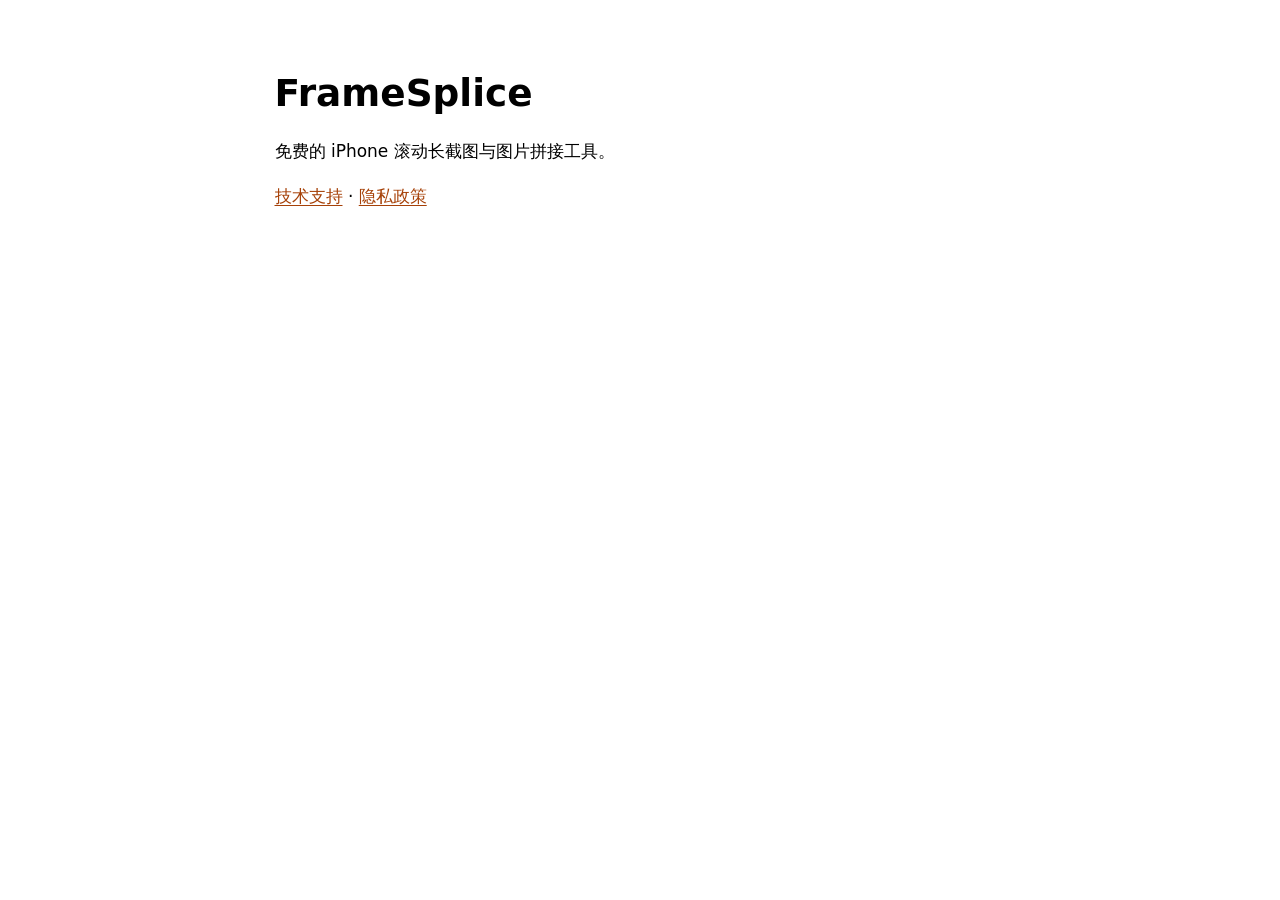
<file: index.html>
<!doctype html><html lang="zh-Hans"><head><meta charset="utf-8"><meta name="viewport" content="width=device-width,initial-scale=1"><title>FrameSplice</title><link rel="stylesheet" href="style.css"></head><body><main><h1>FrameSplice</h1><p>免费的 iPhone 滚动长截图与图片拼接工具。</p><nav><a href="support.html">技术支持</a> · <a href="privacy.html">隐私政策</a></nav></main></body></html>
</file>
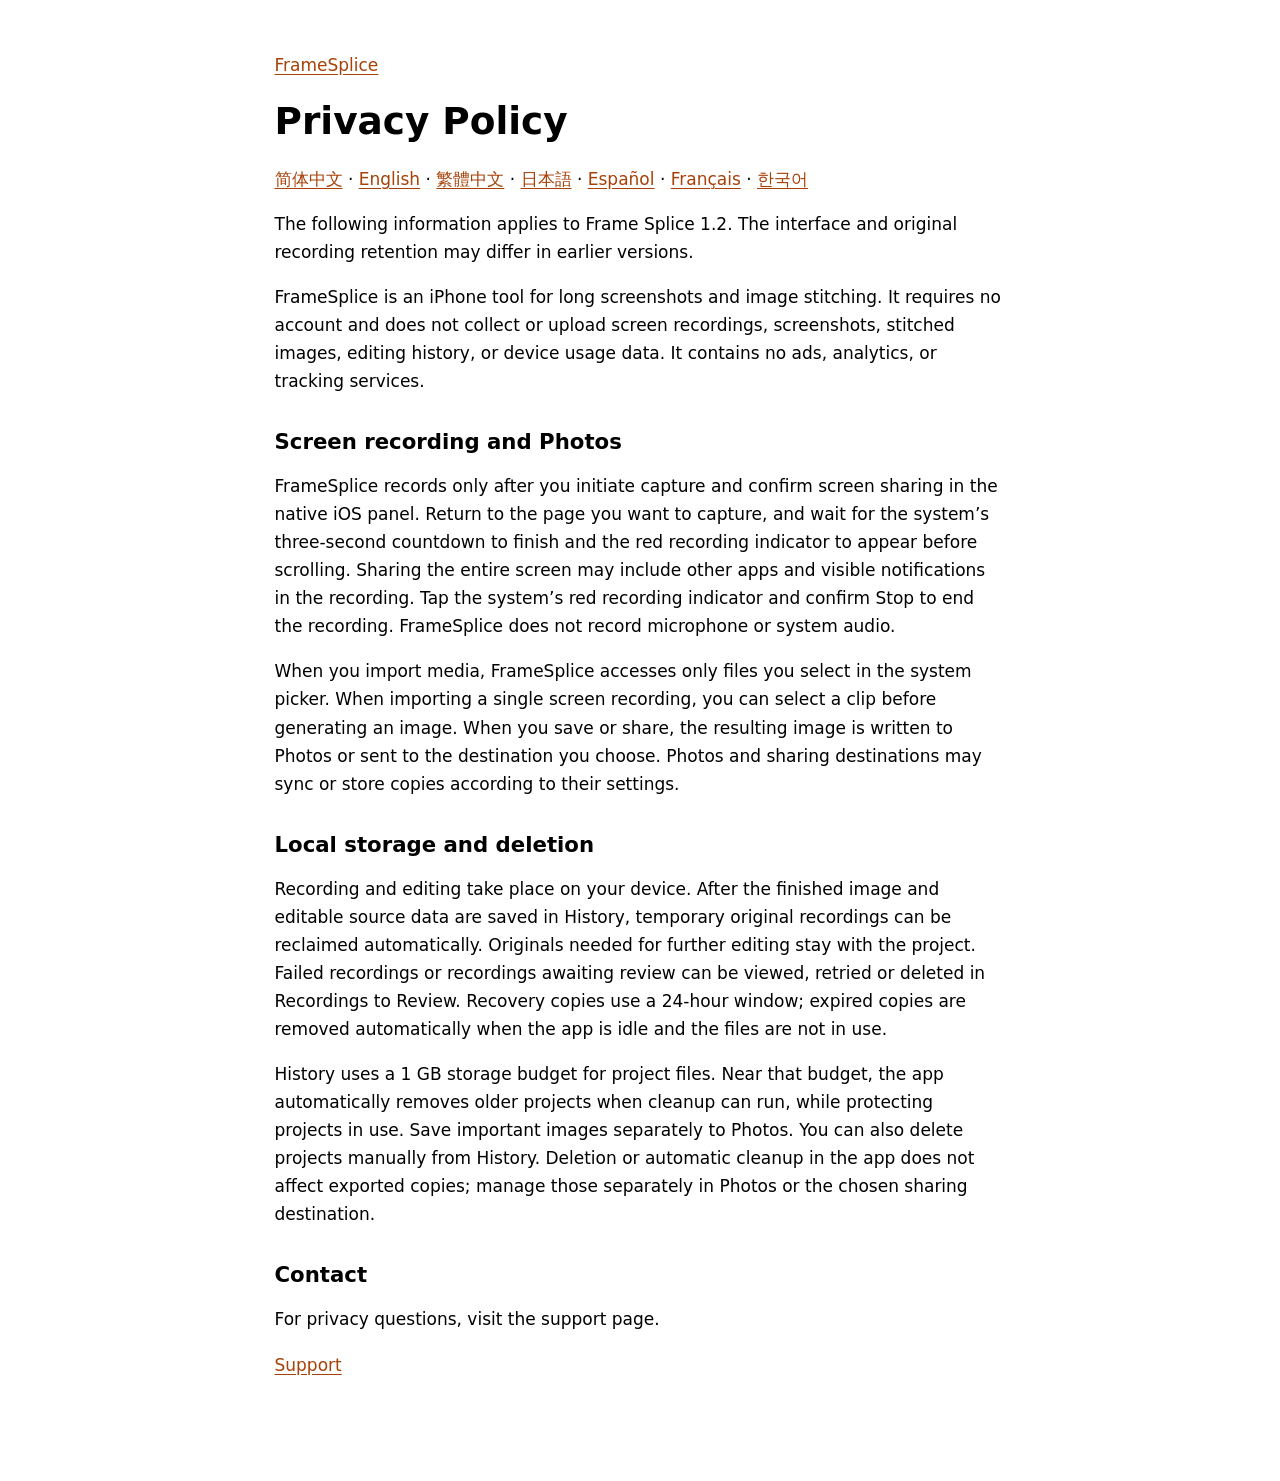
<file: privacy-en.html>
<!doctype html>
<html lang="en">
<head>
  <meta charset="utf-8">
  <meta name="viewport" content="width=device-width,initial-scale=1">
  <title>FrameSplice — Privacy Policy</title>
  <link rel="stylesheet" href="style.css">
</head>
<body>
<main>
  <a href="index.html">FrameSplice</a>
  <h1>Privacy Policy</h1>
  <nav><a href="privacy.html" hreflang="zh-Hans" lang="zh-Hans">简体中文</a> · <a href="privacy-en.html" hreflang="en" lang="en" aria-current="page">English</a> · <a href="privacy-zh-Hant.html" hreflang="zh-Hant" lang="zh-Hant">繁體中文</a> · <a href="privacy-ja.html" hreflang="ja" lang="ja">日本語</a> · <a href="privacy-es.html" hreflang="es" lang="es">Español</a> · <a href="privacy-fr.html" hreflang="fr" lang="fr">Français</a> · <a href="privacy-ko.html" hreflang="ko" lang="ko">한국어</a></nav>
<p>The following information applies to Frame Splice 1.2. The interface and original recording retention may differ in earlier versions.</p>
  <p>FrameSplice is an iPhone tool for long screenshots and image stitching. It requires no account and does not collect or upload screen recordings, screenshots, stitched images, editing history, or device usage data. It contains no ads, analytics, or tracking services.</p>
  <h2>Screen recording and Photos</h2>
  <p>FrameSplice records only after you initiate capture and confirm screen sharing in the native iOS panel. Return to the page you want to capture, and wait for the system’s three-second countdown to finish and the red recording indicator to appear before scrolling. Sharing the entire screen may include other apps and visible notifications in the recording. Tap the system’s red recording indicator and confirm Stop to end the recording. FrameSplice does not record microphone or system audio.</p>
  <p>When you import media, FrameSplice accesses only files you select in the system picker. When importing a single screen recording, you can select a clip before generating an image. When you save or share, the resulting image is written to Photos or sent to the destination you choose. Photos and sharing destinations may sync or store copies according to their settings.</p>
  <h2>Local storage and deletion</h2>
  <p>Recording and editing take place on your device. After the finished image and editable source data are saved in History, temporary original recordings can be reclaimed automatically. Originals needed for further editing stay with the project. Failed recordings or recordings awaiting review can be viewed, retried or deleted in Recordings to Review. Recovery copies use a 24-hour window; expired copies are removed automatically when the app is idle and the files are not in use.</p>
<p>History uses a 1 GB storage budget for project files. Near that budget, the app automatically removes older projects when cleanup can run, while protecting projects in use. Save important images separately to Photos. You can also delete projects manually from History. Deletion or automatic cleanup in the app does not affect exported copies; manage those separately in Photos or the chosen sharing destination.</p>
  <h2>Contact</h2>
  <p>For privacy questions, visit the support page.</p>
  <p><a href="support-en.html">Support</a></p>
</main>
</body>
</html>
</file>
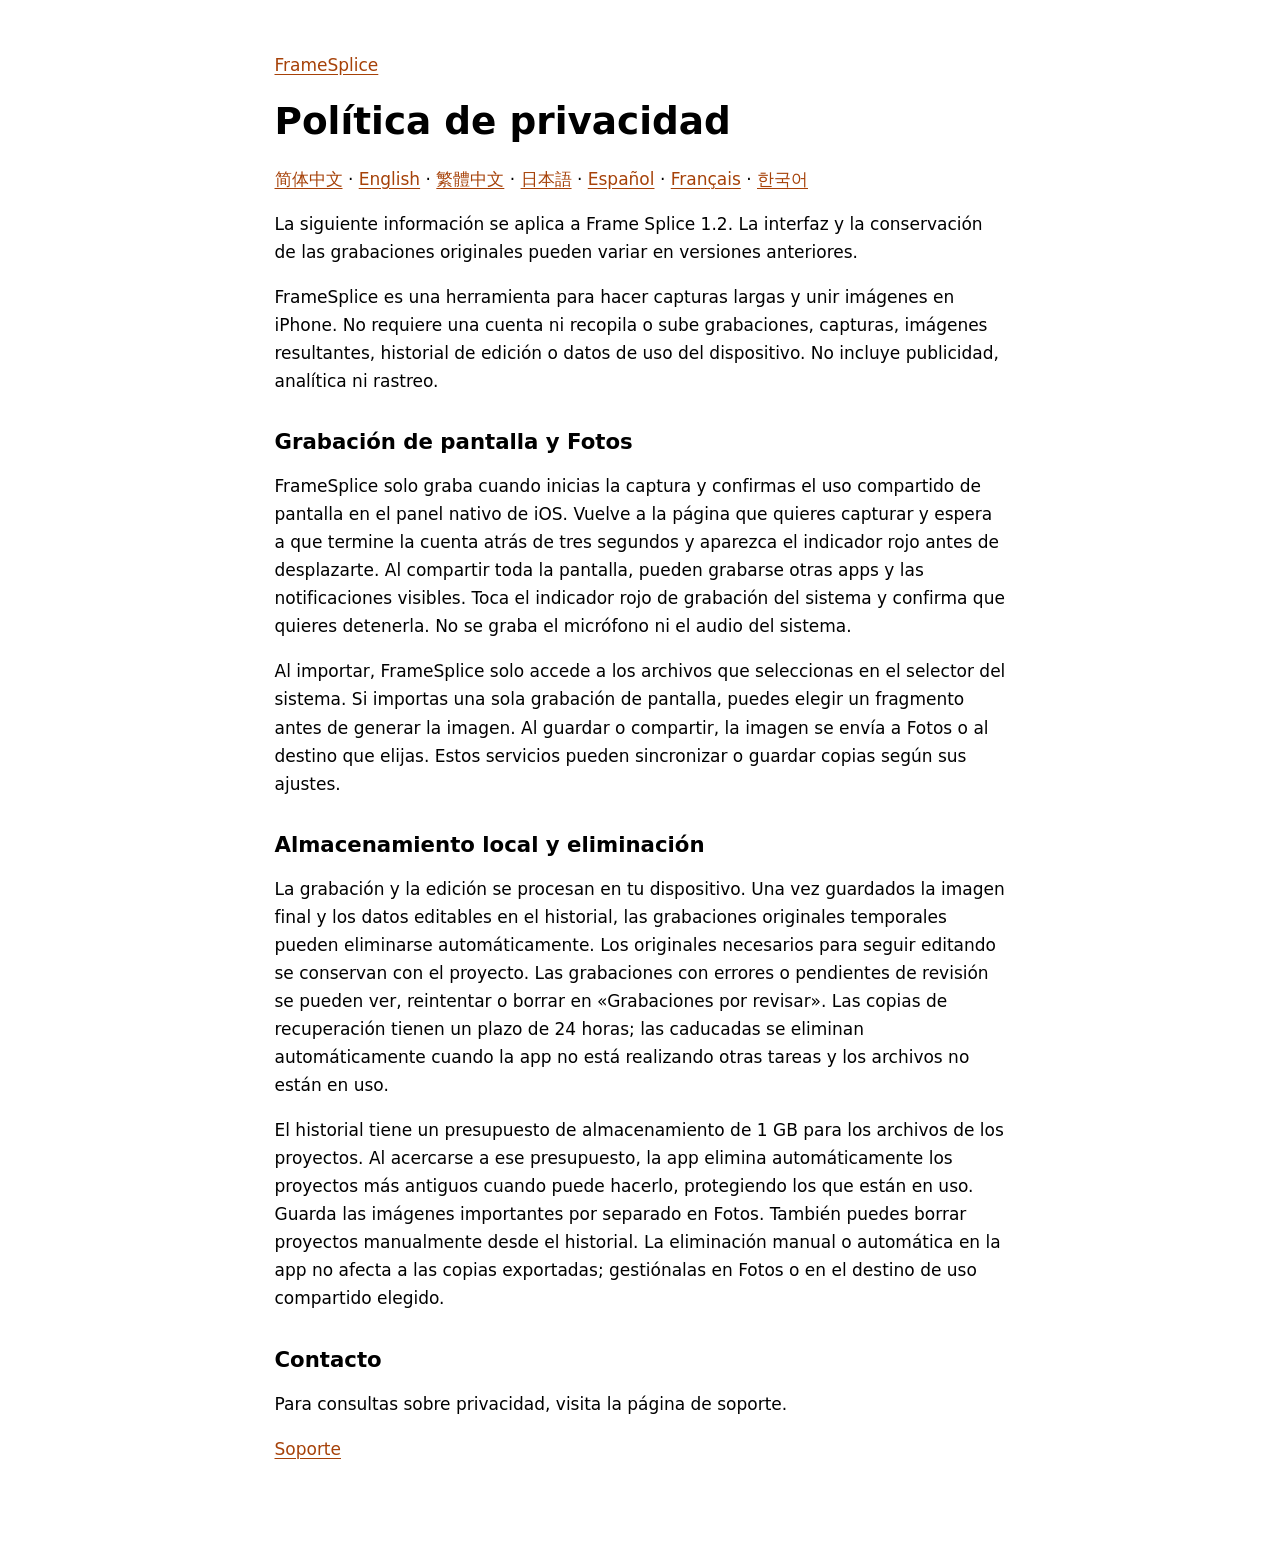
<file: privacy-es.html>
<!doctype html>
<html lang="es">
<head>
  <meta charset="utf-8">
  <meta name="viewport" content="width=device-width,initial-scale=1">
  <title>FrameSplice — Política de privacidad</title>
  <link rel="stylesheet" href="style.css">
</head>
<body>
<main>
  <a href="index.html">FrameSplice</a>
  <h1>Política de privacidad</h1>
  <nav><a href="privacy.html" hreflang="zh-Hans" lang="zh-Hans">简体中文</a> · <a href="privacy-en.html" hreflang="en" lang="en">English</a> · <a href="privacy-zh-Hant.html" hreflang="zh-Hant" lang="zh-Hant">繁體中文</a> · <a href="privacy-ja.html" hreflang="ja" lang="ja">日本語</a> · <a href="privacy-es.html" hreflang="es" lang="es" aria-current="page">Español</a> · <a href="privacy-fr.html" hreflang="fr" lang="fr">Français</a> · <a href="privacy-ko.html" hreflang="ko" lang="ko">한국어</a></nav>
<p>La siguiente información se aplica a Frame Splice 1.2. La interfaz y la conservación de las grabaciones originales pueden variar en versiones anteriores.</p>
  <p>FrameSplice es una herramienta para hacer capturas largas y unir imágenes en iPhone. No requiere una cuenta ni recopila o sube grabaciones, capturas, imágenes resultantes, historial de edición o datos de uso del dispositivo. No incluye publicidad, analítica ni rastreo.</p>
  <h2>Grabación de pantalla y Fotos</h2>
  <p>FrameSplice solo graba cuando inicias la captura y confirmas el uso compartido de pantalla en el panel nativo de iOS. Vuelve a la página que quieres capturar y espera a que termine la cuenta atrás de tres segundos y aparezca el indicador rojo antes de desplazarte. Al compartir toda la pantalla, pueden grabarse otras apps y las notificaciones visibles. Toca el indicador rojo de grabación del sistema y confirma que quieres detenerla. No se graba el micrófono ni el audio del sistema.</p>
  <p>Al importar, FrameSplice solo accede a los archivos que seleccionas en el selector del sistema. Si importas una sola grabación de pantalla, puedes elegir un fragmento antes de generar la imagen. Al guardar o compartir, la imagen se envía a Fotos o al destino que elijas. Estos servicios pueden sincronizar o guardar copias según sus ajustes.</p>
  <h2>Almacenamiento local y eliminación</h2>
  <p>La grabación y la edición se procesan en tu dispositivo. Una vez guardados la imagen final y los datos editables en el historial, las grabaciones originales temporales pueden eliminarse automáticamente. Los originales necesarios para seguir editando se conservan con el proyecto. Las grabaciones con errores o pendientes de revisión se pueden ver, reintentar o borrar en «Grabaciones por revisar». Las copias de recuperación tienen un plazo de 24 horas; las caducadas se eliminan automáticamente cuando la app no está realizando otras tareas y los archivos no están en uso.</p>
<p>El historial tiene un presupuesto de almacenamiento de 1 GB para los archivos de los proyectos. Al acercarse a ese presupuesto, la app elimina automáticamente los proyectos más antiguos cuando puede hacerlo, protegiendo los que están en uso. Guarda las imágenes importantes por separado en Fotos. También puedes borrar proyectos manualmente desde el historial. La eliminación manual o automática en la app no afecta a las copias exportadas; gestiónalas en Fotos o en el destino de uso compartido elegido.</p>
  <h2>Contacto</h2>
  <p>Para consultas sobre privacidad, visita la página de soporte.</p>
  <p><a href="support-es.html">Soporte</a></p>
</main>
</body>
</html>
</file>
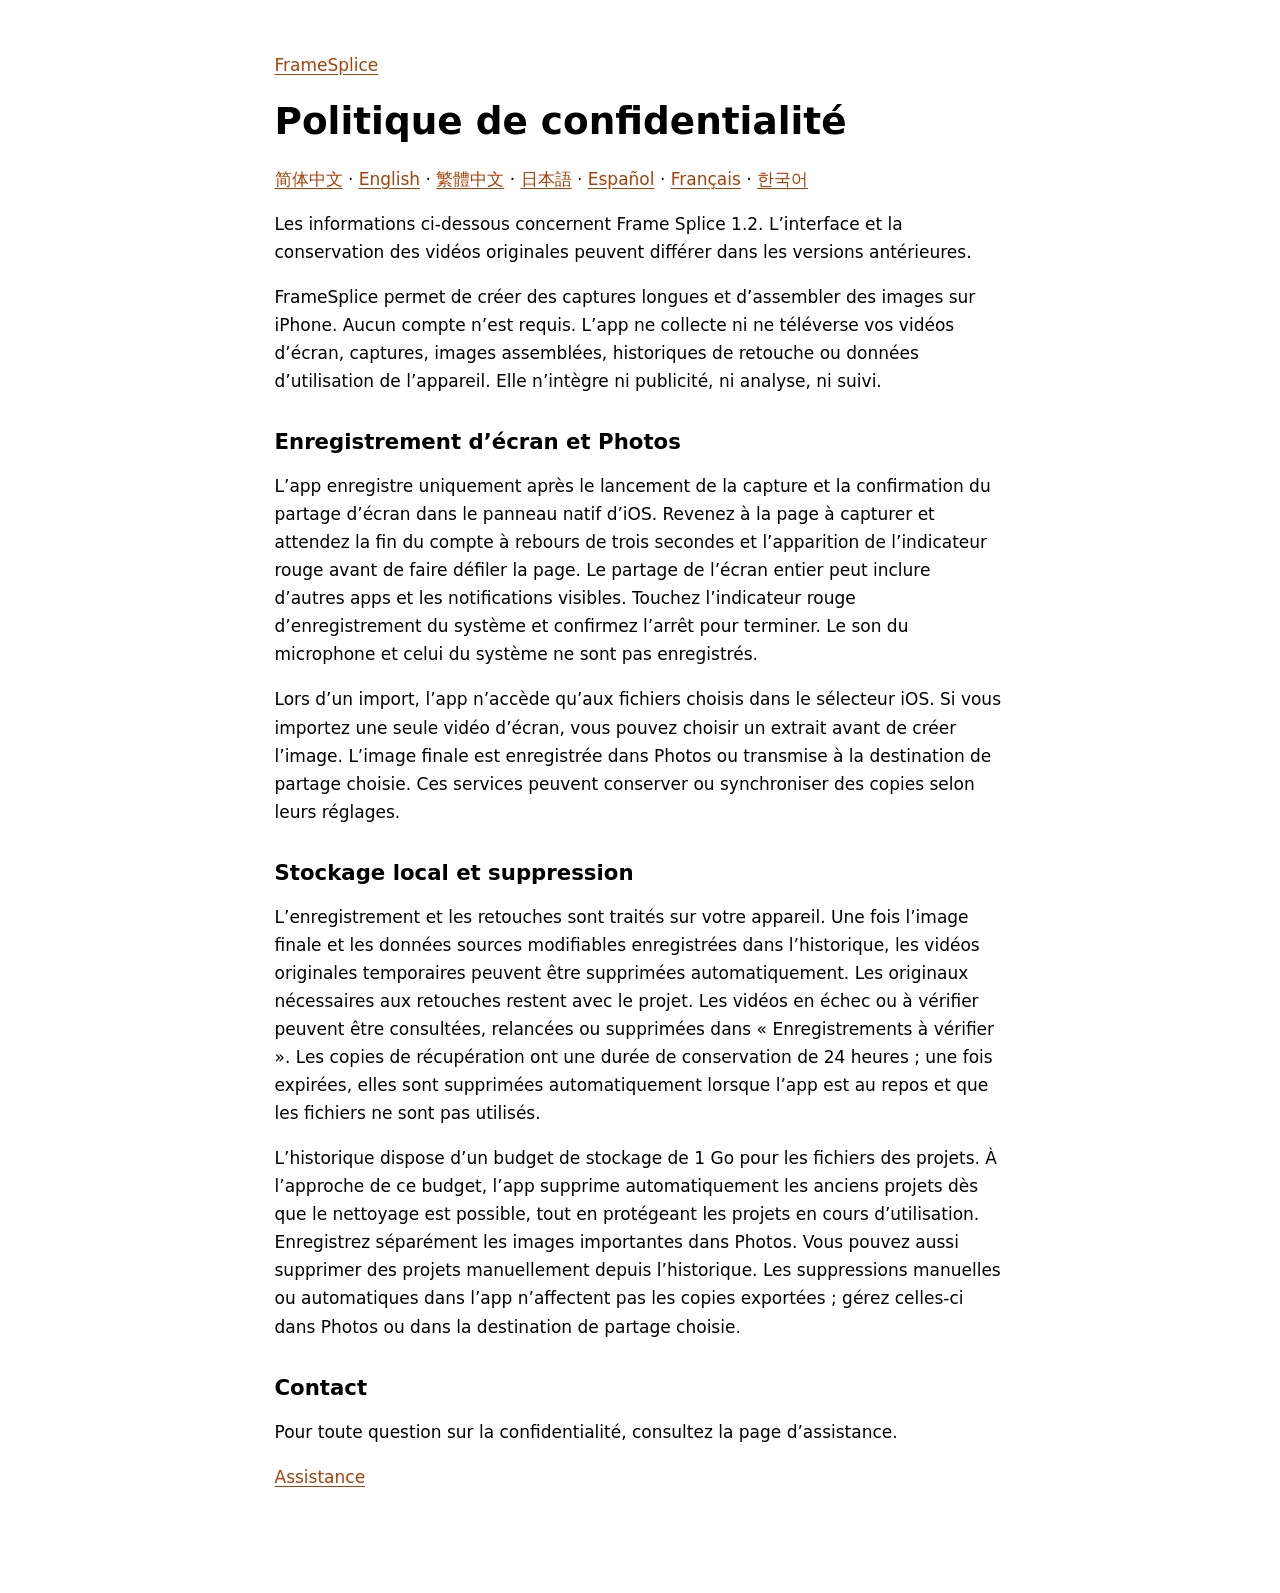
<file: privacy-fr.html>
<!doctype html>
<html lang="fr">
<head>
  <meta charset="utf-8">
  <meta name="viewport" content="width=device-width,initial-scale=1">
  <title>FrameSplice — Politique de confidentialité</title>
  <link rel="stylesheet" href="style.css">
</head>
<body>
<main>
  <a href="index.html">FrameSplice</a>
  <h1>Politique de confidentialité</h1>
  <nav><a href="privacy.html" hreflang="zh-Hans" lang="zh-Hans">简体中文</a> · <a href="privacy-en.html" hreflang="en" lang="en">English</a> · <a href="privacy-zh-Hant.html" hreflang="zh-Hant" lang="zh-Hant">繁體中文</a> · <a href="privacy-ja.html" hreflang="ja" lang="ja">日本語</a> · <a href="privacy-es.html" hreflang="es" lang="es">Español</a> · <a href="privacy-fr.html" hreflang="fr" lang="fr" aria-current="page">Français</a> · <a href="privacy-ko.html" hreflang="ko" lang="ko">한국어</a></nav>
<p>Les informations ci-dessous concernent Frame Splice 1.2. L’interface et la conservation des vidéos originales peuvent différer dans les versions antérieures.</p>
  <p>FrameSplice permet de créer des captures longues et d’assembler des images sur iPhone. Aucun compte n’est requis. L’app ne collecte ni ne téléverse vos vidéos d’écran, captures, images assemblées, historiques de retouche ou données d’utilisation de l’appareil. Elle n’intègre ni publicité, ni analyse, ni suivi.</p>
  <h2>Enregistrement d’écran et Photos</h2>
  <p>L’app enregistre uniquement après le lancement de la capture et la confirmation du partage d’écran dans le panneau natif d’iOS. Revenez à la page à capturer et attendez la fin du compte à rebours de trois secondes et l’apparition de l’indicateur rouge avant de faire défiler la page. Le partage de l’écran entier peut inclure d’autres apps et les notifications visibles. Touchez l’indicateur rouge d’enregistrement du système et confirmez l’arrêt pour terminer. Le son du microphone et celui du système ne sont pas enregistrés.</p>
  <p>Lors d’un import, l’app n’accède qu’aux fichiers choisis dans le sélecteur iOS. Si vous importez une seule vidéo d’écran, vous pouvez choisir un extrait avant de créer l’image. L’image finale est enregistrée dans Photos ou transmise à la destination de partage choisie. Ces services peuvent conserver ou synchroniser des copies selon leurs réglages.</p>
  <h2>Stockage local et suppression</h2>
  <p>L’enregistrement et les retouches sont traités sur votre appareil. Une fois l’image finale et les données sources modifiables enregistrées dans l’historique, les vidéos originales temporaires peuvent être supprimées automatiquement. Les originaux nécessaires aux retouches restent avec le projet. Les vidéos en échec ou à vérifier peuvent être consultées, relancées ou supprimées dans « Enregistrements à vérifier ». Les copies de récupération ont une durée de conservation de 24 heures ; une fois expirées, elles sont supprimées automatiquement lorsque l’app est au repos et que les fichiers ne sont pas utilisés.</p>
<p>L’historique dispose d’un budget de stockage de 1 Go pour les fichiers des projets. À l’approche de ce budget, l’app supprime automatiquement les anciens projets dès que le nettoyage est possible, tout en protégeant les projets en cours d’utilisation. Enregistrez séparément les images importantes dans Photos. Vous pouvez aussi supprimer des projets manuellement depuis l’historique. Les suppressions manuelles ou automatiques dans l’app n’affectent pas les copies exportées ; gérez celles-ci dans Photos ou dans la destination de partage choisie.</p>
  <h2>Contact</h2>
  <p>Pour toute question sur la confidentialité, consultez la page d’assistance.</p>
  <p><a href="support-fr.html">Assistance</a></p>
</main>
</body>
</html>
</file>
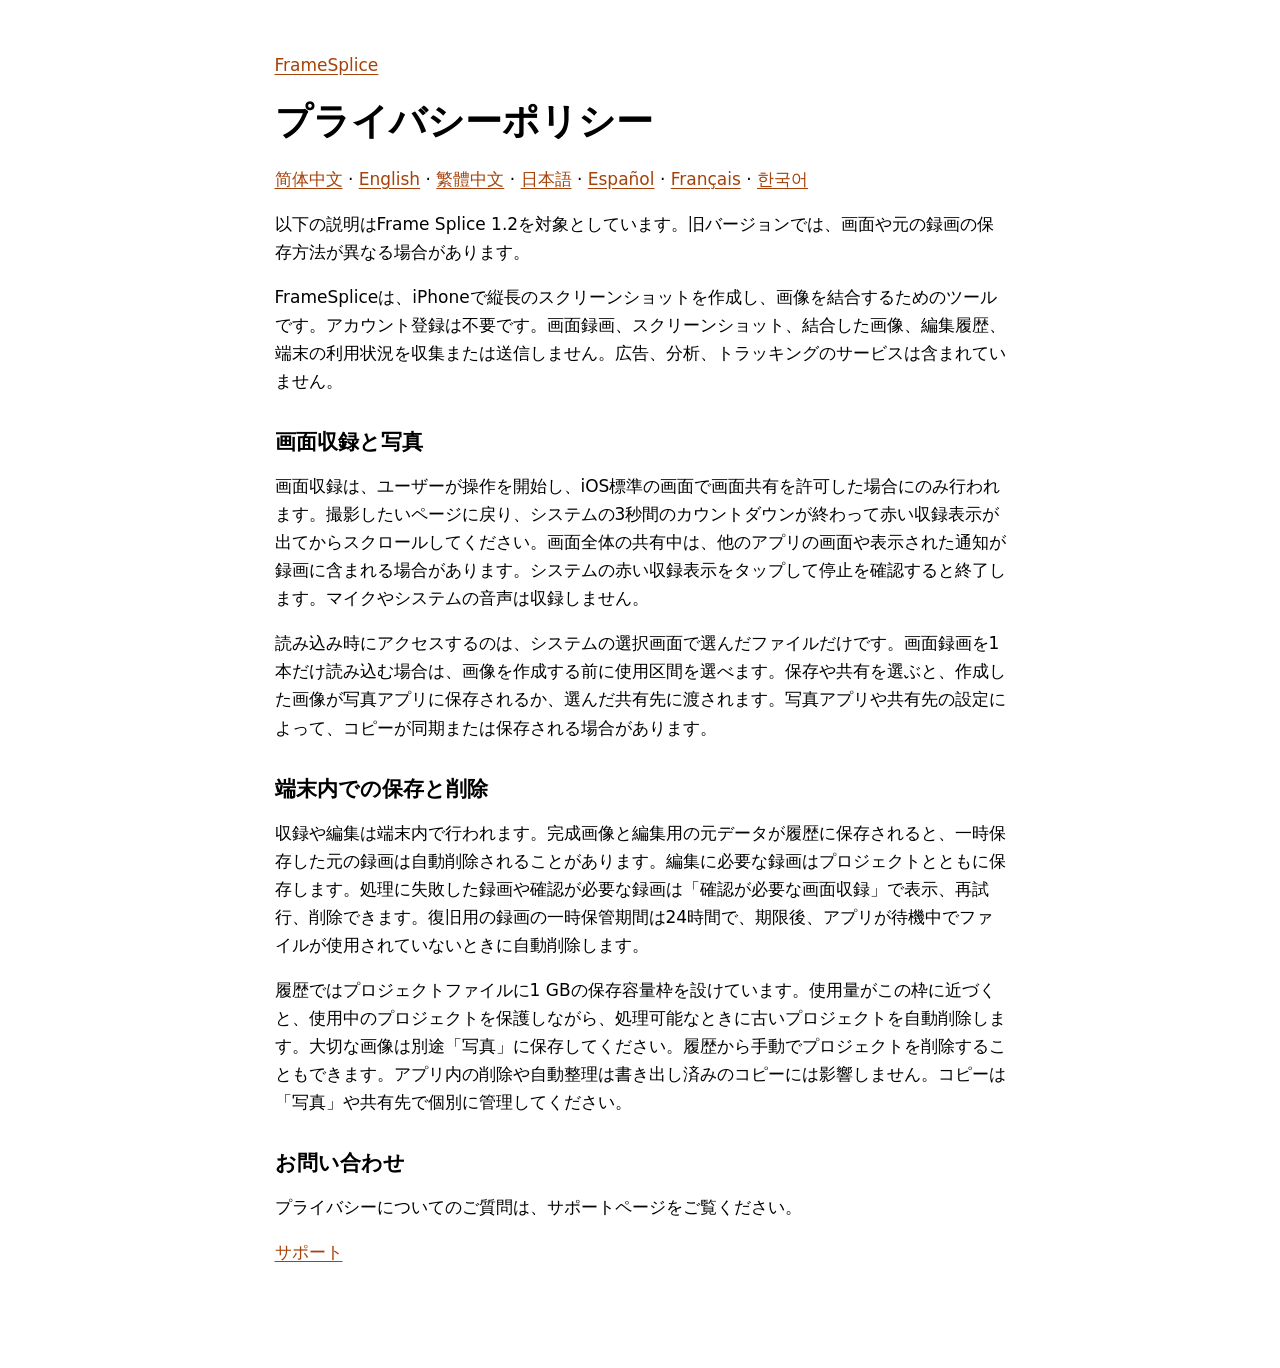
<file: privacy-ja.html>
<!doctype html>
<html lang="ja">
<head>
  <meta charset="utf-8">
  <meta name="viewport" content="width=device-width,initial-scale=1">
  <title>FrameSplice — プライバシーポリシー</title>
  <link rel="stylesheet" href="style.css">
</head>
<body>
<main>
  <a href="index.html">FrameSplice</a>
  <h1>プライバシーポリシー</h1>
  <nav><a href="privacy.html" hreflang="zh-Hans" lang="zh-Hans">简体中文</a> · <a href="privacy-en.html" hreflang="en" lang="en">English</a> · <a href="privacy-zh-Hant.html" hreflang="zh-Hant" lang="zh-Hant">繁體中文</a> · <a href="privacy-ja.html" hreflang="ja" lang="ja" aria-current="page">日本語</a> · <a href="privacy-es.html" hreflang="es" lang="es">Español</a> · <a href="privacy-fr.html" hreflang="fr" lang="fr">Français</a> · <a href="privacy-ko.html" hreflang="ko" lang="ko">한국어</a></nav>
<p>以下の説明はFrame Splice 1.2を対象としています。旧バージョンでは、画面や元の録画の保存方法が異なる場合があります。</p>
  <p>FrameSpliceは、iPhoneで縦長のスクリーンショットを作成し、画像を結合するためのツールです。アカウント登録は不要です。画面録画、スクリーンショット、結合した画像、編集履歴、端末の利用状況を収集または送信しません。広告、分析、トラッキングのサービスは含まれていません。</p>
  <h2>画面収録と写真</h2>
  <p>画面収録は、ユーザーが操作を開始し、iOS標準の画面で画面共有を許可した場合にのみ行われます。撮影したいページに戻り、システムの3秒間のカウントダウンが終わって赤い収録表示が出てからスクロールしてください。画面全体の共有中は、他のアプリの画面や表示された通知が録画に含まれる場合があります。システムの赤い収録表示をタップして停止を確認すると終了します。マイクやシステムの音声は収録しません。</p>
  <p>読み込み時にアクセスするのは、システムの選択画面で選んだファイルだけです。画面録画を1本だけ読み込む場合は、画像を作成する前に使用区間を選べます。保存や共有を選ぶと、作成した画像が写真アプリに保存されるか、選んだ共有先に渡されます。写真アプリや共有先の設定によって、コピーが同期または保存される場合があります。</p>
  <h2>端末内での保存と削除</h2>
  <p>収録や編集は端末内で行われます。完成画像と編集用の元データが履歴に保存されると、一時保存した元の録画は自動削除されることがあります。編集に必要な録画はプロジェクトとともに保存します。処理に失敗した録画や確認が必要な録画は「確認が必要な画面収録」で表示、再試行、削除できます。復旧用の録画の一時保管期間は24時間で、期限後、アプリが待機中でファイルが使用されていないときに自動削除します。</p>
<p>履歴ではプロジェクトファイルに1 GBの保存容量枠を設けています。使用量がこの枠に近づくと、使用中のプロジェクトを保護しながら、処理可能なときに古いプロジェクトを自動削除します。大切な画像は別途「写真」に保存してください。履歴から手動でプロジェクトを削除することもできます。アプリ内の削除や自動整理は書き出し済みのコピーには影響しません。コピーは「写真」や共有先で個別に管理してください。</p>
  <h2>お問い合わせ</h2>
  <p>プライバシーについてのご質問は、サポートページをご覧ください。</p>
  <p><a href="support-ja.html">サポート</a></p>
</main>
</body>
</html>
</file>
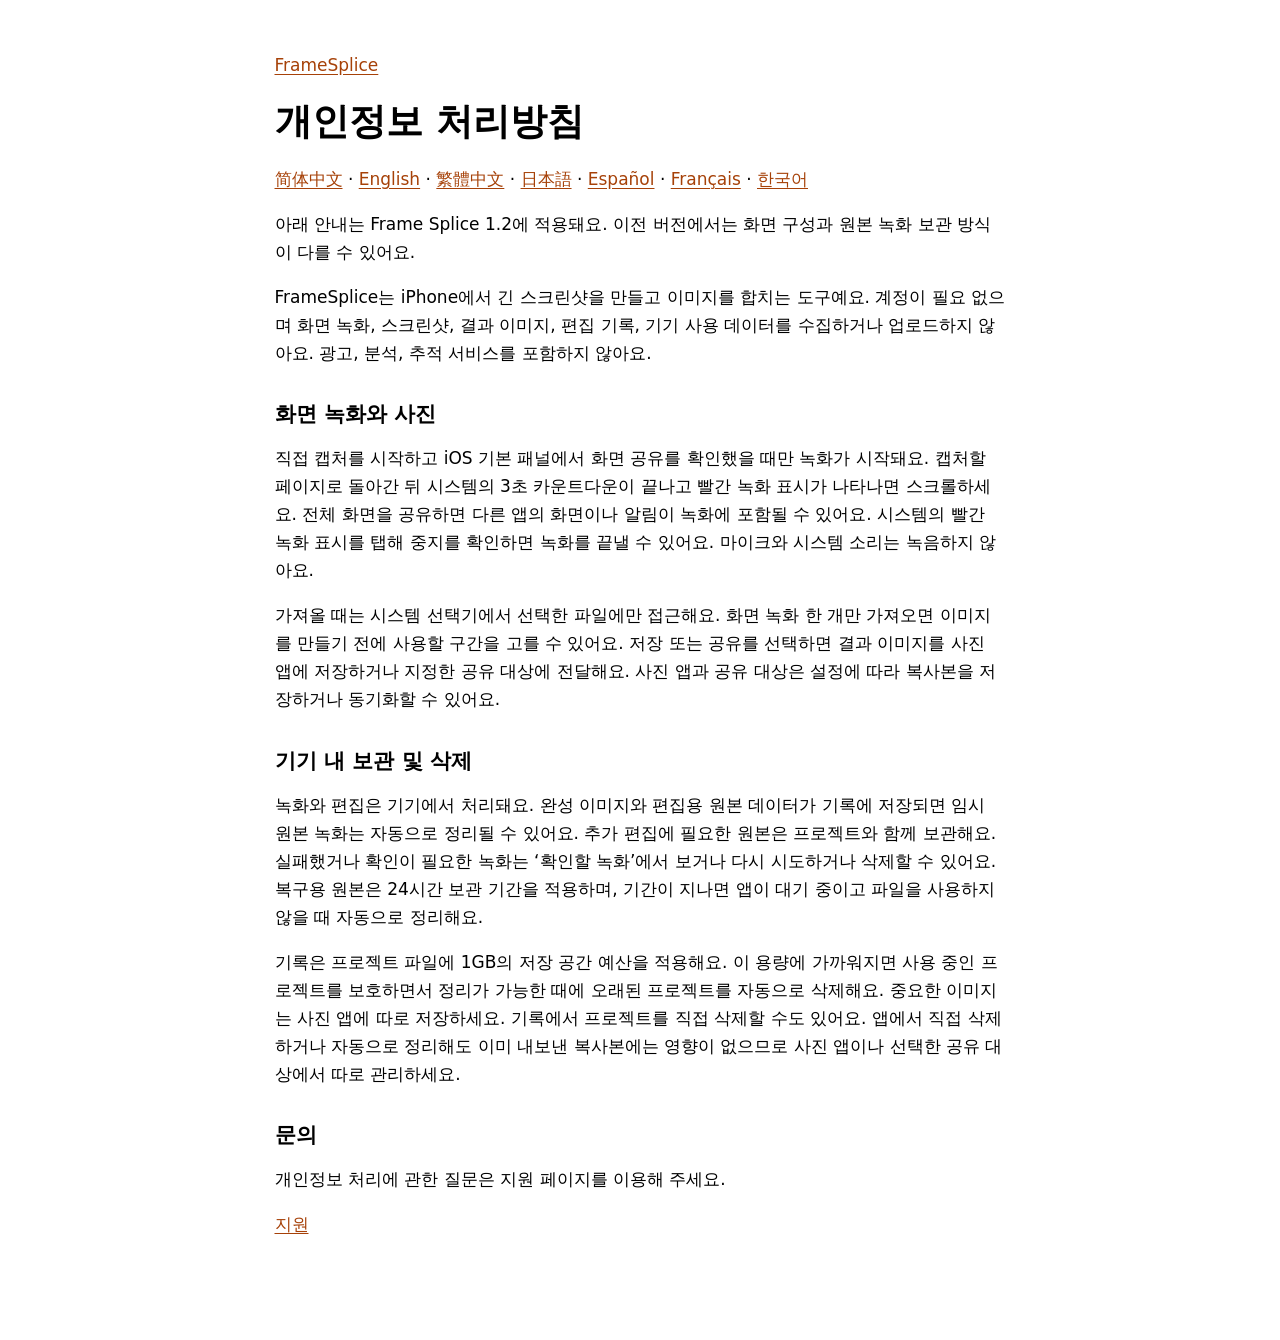
<file: privacy-ko.html>
<!doctype html>
<html lang="ko">
<head>
  <meta charset="utf-8">
  <meta name="viewport" content="width=device-width,initial-scale=1">
  <title>FrameSplice — 개인정보 처리방침</title>
  <link rel="stylesheet" href="style.css">
</head>
<body>
<main>
  <a href="index.html">FrameSplice</a>
  <h1>개인정보 처리방침</h1>
  <nav><a href="privacy.html" hreflang="zh-Hans" lang="zh-Hans">简体中文</a> · <a href="privacy-en.html" hreflang="en" lang="en">English</a> · <a href="privacy-zh-Hant.html" hreflang="zh-Hant" lang="zh-Hant">繁體中文</a> · <a href="privacy-ja.html" hreflang="ja" lang="ja">日本語</a> · <a href="privacy-es.html" hreflang="es" lang="es">Español</a> · <a href="privacy-fr.html" hreflang="fr" lang="fr">Français</a> · <a href="privacy-ko.html" hreflang="ko" lang="ko" aria-current="page">한국어</a></nav>
<p>아래 안내는 Frame Splice 1.2에 적용돼요. 이전 버전에서는 화면 구성과 원본 녹화 보관 방식이 다를 수 있어요.</p>
  <p>FrameSplice는 iPhone에서 긴 스크린샷을 만들고 이미지를 합치는 도구예요. 계정이 필요 없으며 화면 녹화, 스크린샷, 결과 이미지, 편집 기록, 기기 사용 데이터를 수집하거나 업로드하지 않아요. 광고, 분석, 추적 서비스를 포함하지 않아요.</p>
  <h2>화면 녹화와 사진</h2>
  <p>직접 캡처를 시작하고 iOS 기본 패널에서 화면 공유를 확인했을 때만 녹화가 시작돼요. 캡처할 페이지로 돌아간 뒤 시스템의 3초 카운트다운이 끝나고 빨간 녹화 표시가 나타나면 스크롤하세요. 전체 화면을 공유하면 다른 앱의 화면이나 알림이 녹화에 포함될 수 있어요. 시스템의 빨간 녹화 표시를 탭해 중지를 확인하면 녹화를 끝낼 수 있어요. 마이크와 시스템 소리는 녹음하지 않아요.</p>
  <p>가져올 때는 시스템 선택기에서 선택한 파일에만 접근해요. 화면 녹화 한 개만 가져오면 이미지를 만들기 전에 사용할 구간을 고를 수 있어요. 저장 또는 공유를 선택하면 결과 이미지를 사진 앱에 저장하거나 지정한 공유 대상에 전달해요. 사진 앱과 공유 대상은 설정에 따라 복사본을 저장하거나 동기화할 수 있어요.</p>
  <h2>기기 내 보관 및 삭제</h2>
  <p>녹화와 편집은 기기에서 처리돼요. 완성 이미지와 편집용 원본 데이터가 기록에 저장되면 임시 원본 녹화는 자동으로 정리될 수 있어요. 추가 편집에 필요한 원본은 프로젝트와 함께 보관해요. 실패했거나 확인이 필요한 녹화는 ‘확인할 녹화’에서 보거나 다시 시도하거나 삭제할 수 있어요. 복구용 원본은 24시간 보관 기간을 적용하며, 기간이 지나면 앱이 대기 중이고 파일을 사용하지 않을 때 자동으로 정리해요.</p>
<p>기록은 프로젝트 파일에 1GB의 저장 공간 예산을 적용해요. 이 용량에 가까워지면 사용 중인 프로젝트를 보호하면서 정리가 가능한 때에 오래된 프로젝트를 자동으로 삭제해요. 중요한 이미지는 사진 앱에 따로 저장하세요. 기록에서 프로젝트를 직접 삭제할 수도 있어요. 앱에서 직접 삭제하거나 자동으로 정리해도 이미 내보낸 복사본에는 영향이 없으므로 사진 앱이나 선택한 공유 대상에서 따로 관리하세요.</p>
  <h2>문의</h2>
  <p>개인정보 처리에 관한 질문은 지원 페이지를 이용해 주세요.</p>
  <p><a href="support-ko.html">지원</a></p>
</main>
</body>
</html>
</file>
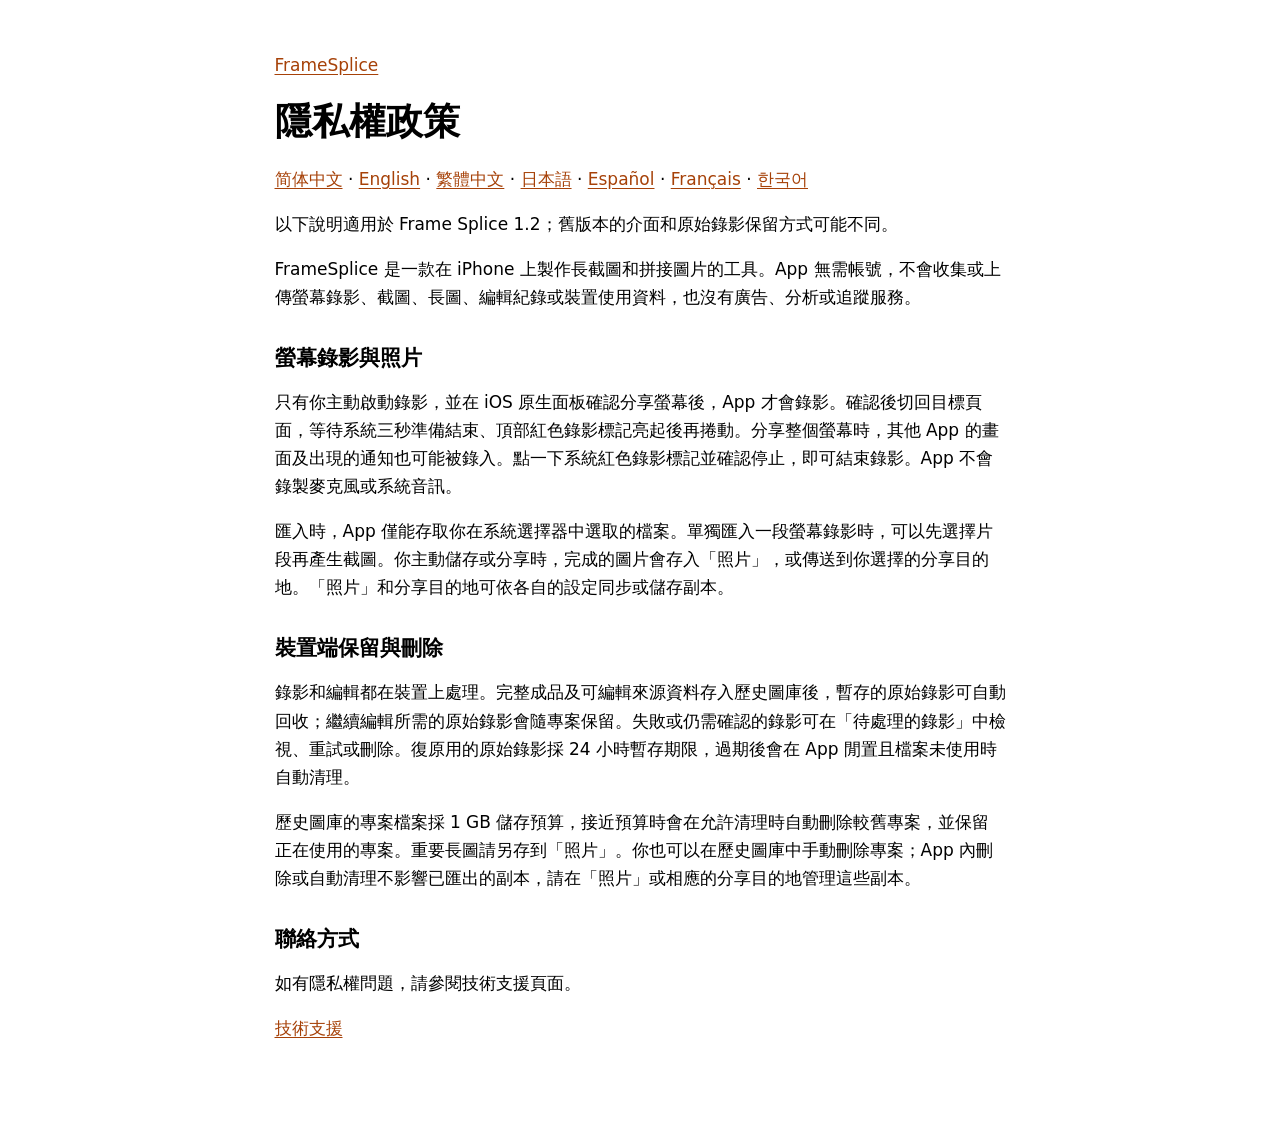
<file: privacy-zh-Hant.html>
<!doctype html>
<html lang="zh-Hant">
<head>
  <meta charset="utf-8">
  <meta name="viewport" content="width=device-width,initial-scale=1">
  <title>FrameSplice — 隱私權政策</title>
  <link rel="stylesheet" href="style.css">
</head>
<body>
<main>
  <a href="index.html">FrameSplice</a>
  <h1>隱私權政策</h1>
  <nav><a href="privacy.html" hreflang="zh-Hans" lang="zh-Hans">简体中文</a> · <a href="privacy-en.html" hreflang="en" lang="en">English</a> · <a href="privacy-zh-Hant.html" hreflang="zh-Hant" lang="zh-Hant" aria-current="page">繁體中文</a> · <a href="privacy-ja.html" hreflang="ja" lang="ja">日本語</a> · <a href="privacy-es.html" hreflang="es" lang="es">Español</a> · <a href="privacy-fr.html" hreflang="fr" lang="fr">Français</a> · <a href="privacy-ko.html" hreflang="ko" lang="ko">한국어</a></nav>
<p>以下說明適用於 Frame Splice 1.2；舊版本的介面和原始錄影保留方式可能不同。</p>
  <p>FrameSplice 是一款在 iPhone 上製作長截圖和拼接圖片的工具。App 無需帳號，不會收集或上傳螢幕錄影、截圖、長圖、編輯紀錄或裝置使用資料，也沒有廣告、分析或追蹤服務。</p>
  <h2>螢幕錄影與照片</h2>
  <p>只有你主動啟動錄影，並在 iOS 原生面板確認分享螢幕後，App 才會錄影。確認後切回目標頁面，等待系統三秒準備結束、頂部紅色錄影標記亮起後再捲動。分享整個螢幕時，其他 App 的畫面及出現的通知也可能被錄入。點一下系統紅色錄影標記並確認停止，即可結束錄影。App 不會錄製麥克風或系統音訊。</p>
  <p>匯入時，App 僅能存取你在系統選擇器中選取的檔案。單獨匯入一段螢幕錄影時，可以先選擇片段再產生截圖。你主動儲存或分享時，完成的圖片會存入「照片」，或傳送到你選擇的分享目的地。「照片」和分享目的地可依各自的設定同步或儲存副本。</p>
  <h2>裝置端保留與刪除</h2>
  <p>錄影和編輯都在裝置上處理。完整成品及可編輯來源資料存入歷史圖庫後，暫存的原始錄影可自動回收；繼續編輯所需的原始錄影會隨專案保留。失敗或仍需確認的錄影可在「待處理的錄影」中檢視、重試或刪除。復原用的原始錄影採 24 小時暫存期限，過期後會在 App 閒置且檔案未使用時自動清理。</p>
<p>歷史圖庫的專案檔案採 1 GB 儲存預算，接近預算時會在允許清理時自動刪除較舊專案，並保留正在使用的專案。重要長圖請另存到「照片」。你也可以在歷史圖庫中手動刪除專案；App 內刪除或自動清理不影響已匯出的副本，請在「照片」或相應的分享目的地管理這些副本。</p>
  <h2>聯絡方式</h2>
  <p>如有隱私權問題，請參閱技術支援頁面。</p>
  <p><a href="support-zh-Hant.html">技術支援</a></p>
</main>
</body>
</html>
</file>
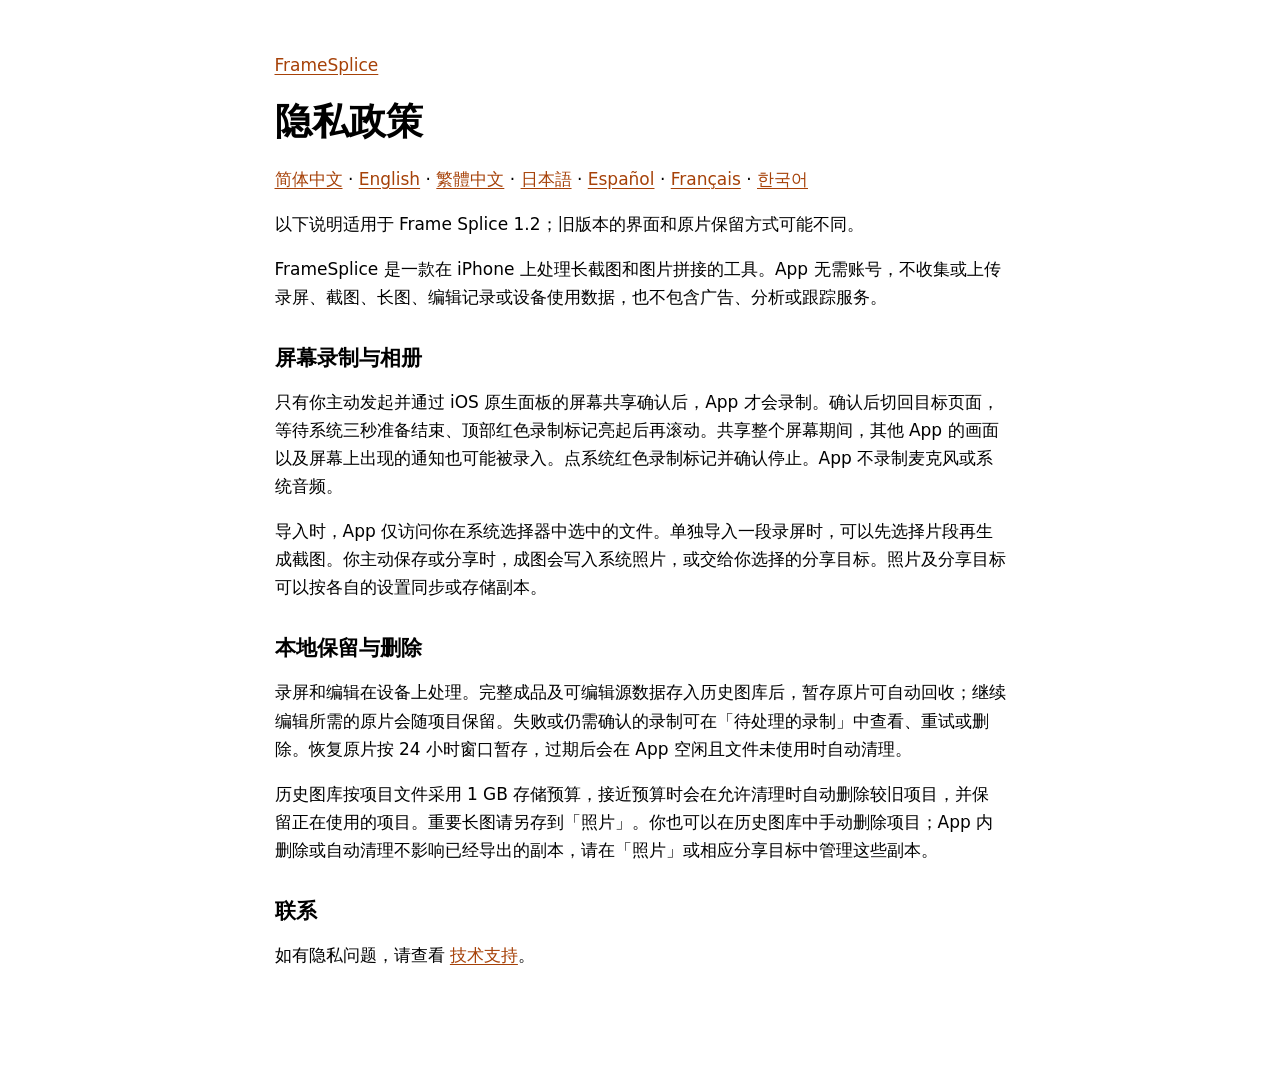
<file: privacy.html>
<!doctype html><html lang="zh-Hans"><head><meta charset="utf-8"><meta name="viewport" content="width=device-width,initial-scale=1"><title>FrameSplice 隐私政策</title><link rel="stylesheet" href="style.css"></head>
<body><main><a href="index.html">FrameSplice</a><h1>隐私政策</h1>
<nav><a href="privacy.html" hreflang="zh-Hans" lang="zh-Hans" aria-current="page">简体中文</a> · <a href="privacy-en.html" hreflang="en" lang="en">English</a> · <a href="privacy-zh-Hant.html" hreflang="zh-Hant" lang="zh-Hant">繁體中文</a> · <a href="privacy-ja.html" hreflang="ja" lang="ja">日本語</a> · <a href="privacy-es.html" hreflang="es" lang="es">Español</a> · <a href="privacy-fr.html" hreflang="fr" lang="fr">Français</a> · <a href="privacy-ko.html" hreflang="ko" lang="ko">한국어</a></nav>
<p>以下说明适用于 Frame Splice 1.2；旧版本的界面和原片保留方式可能不同。</p>
<p>FrameSplice 是一款在 iPhone 上处理长截图和图片拼接的工具。App 无需账号，不收集或上传录屏、截图、长图、编辑记录或设备使用数据，也不包含广告、分析或跟踪服务。</p>
<h2>屏幕录制与相册</h2><p>只有你主动发起并通过 iOS 原生面板的屏幕共享确认后，App 才会录制。确认后切回目标页面，等待系统三秒准备结束、顶部红色录制标记亮起后再滚动。共享整个屏幕期间，其他 App 的画面以及屏幕上出现的通知也可能被录入。点系统红色录制标记并确认停止。App 不录制麦克风或系统音频。</p>
<p>导入时，App 仅访问你在系统选择器中选中的文件。单独导入一段录屏时，可以先选择片段再生成截图。你主动保存或分享时，成图会写入系统照片，或交给你选择的分享目标。照片及分享目标可以按各自的设置同步或存储副本。</p>
<h2>本地保留与删除</h2><p>录屏和编辑在设备上处理。完整成品及可编辑源数据存入历史图库后，暂存原片可自动回收；继续编辑所需的原片会随项目保留。失败或仍需确认的录制可在「待处理的录制」中查看、重试或删除。恢复原片按 24 小时窗口暂存，过期后会在 App 空闲且文件未使用时自动清理。</p>
<p>历史图库按项目文件采用 1 GB 存储预算，接近预算时会在允许清理时自动删除较旧项目，并保留正在使用的项目。重要长图请另存到「照片」。你也可以在历史图库中手动删除项目；App 内删除或自动清理不影响已经导出的副本，请在「照片」或相应分享目标中管理这些副本。</p>
<h2>联系</h2><p>如有隐私问题，请查看 <a href="support.html">技术支持</a>。</p></main></body></html>
</file>
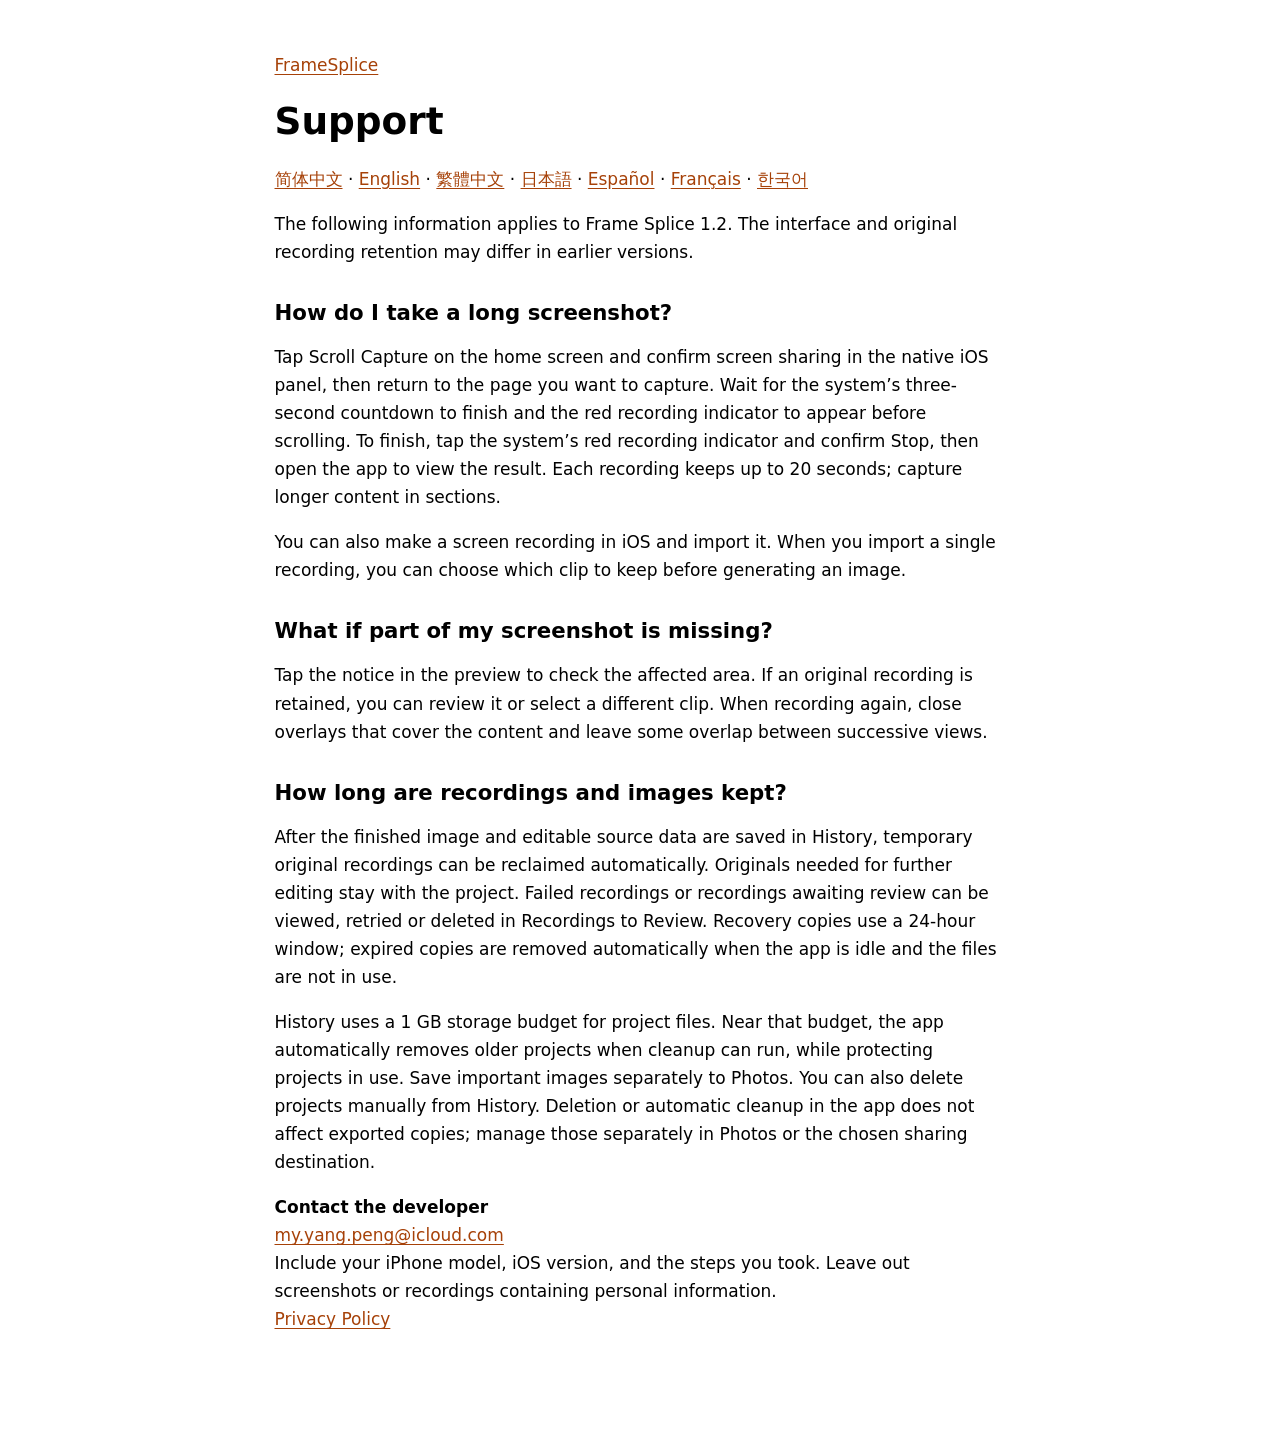
<file: support-en.html>
<!doctype html>
<html lang="en">
<head>
  <meta charset="utf-8">
  <meta name="viewport" content="width=device-width,initial-scale=1">
  <title>FrameSplice — Support</title>
  <link rel="stylesheet" href="style.css">
</head>
<body>
<main>
  <a href="index.html">FrameSplice</a>
  <h1>Support</h1>
  <nav><a href="support.html" hreflang="zh-Hans" lang="zh-Hans">简体中文</a> · <a href="support-en.html" hreflang="en" lang="en" aria-current="page">English</a> · <a href="support-zh-Hant.html" hreflang="zh-Hant" lang="zh-Hant">繁體中文</a> · <a href="support-ja.html" hreflang="ja" lang="ja">日本語</a> · <a href="support-es.html" hreflang="es" lang="es">Español</a> · <a href="support-fr.html" hreflang="fr" lang="fr">Français</a> · <a href="support-ko.html" hreflang="ko" lang="ko">한국어</a></nav>
<p>The following information applies to Frame Splice 1.2. The interface and original recording retention may differ in earlier versions.</p>
  <h2>How do I take a long screenshot?</h2>
  <p>Tap Scroll Capture on the home screen and confirm screen sharing in the native iOS panel, then return to the page you want to capture. Wait for the system’s three-second countdown to finish and the red recording indicator to appear before scrolling. To finish, tap the system’s red recording indicator and confirm Stop, then open the app to view the result. Each recording keeps up to 20 seconds; capture longer content in sections.</p>
<p>You can also make a screen recording in iOS and import it. When you import a single recording, you can choose which clip to keep before generating an image.</p>
  <h2>What if part of my screenshot is missing?</h2>
  <p>Tap the notice in the preview to check the affected area. If an original recording is retained, you can review it or select a different clip. When recording again, close overlays that cover the content and leave some overlap between successive views.</p>
  <h2>How long are recordings and images kept?</h2>
<p>After the finished image and editable source data are saved in History, temporary original recordings can be reclaimed automatically. Originals needed for further editing stay with the project. Failed recordings or recordings awaiting review can be viewed, retried or deleted in Recordings to Review. Recovery copies use a 24-hour window; expired copies are removed automatically when the app is idle and the files are not in use.</p>
<p>History uses a 1 GB storage budget for project files. Near that budget, the app automatically removes older projects when cleanup can run, while protecting projects in use. Save important images separately to Photos. You can also delete projects manually from History. Deletion or automatic cleanup in the app does not affect exported copies; manage those separately in Photos or the chosen sharing destination.</p>
<p><strong>Contact the developer</strong><br><a href="mailto:my.yang.peng@icloud.com?subject=FrameSplice%20Support">my.yang.peng@icloud.com</a><br>Include your iPhone model, iOS version, and the steps you took. Leave out screenshots or recordings containing personal information.<br><a href="privacy-en.html">Privacy Policy</a></p>
</main>
</body>
</html>
</file>
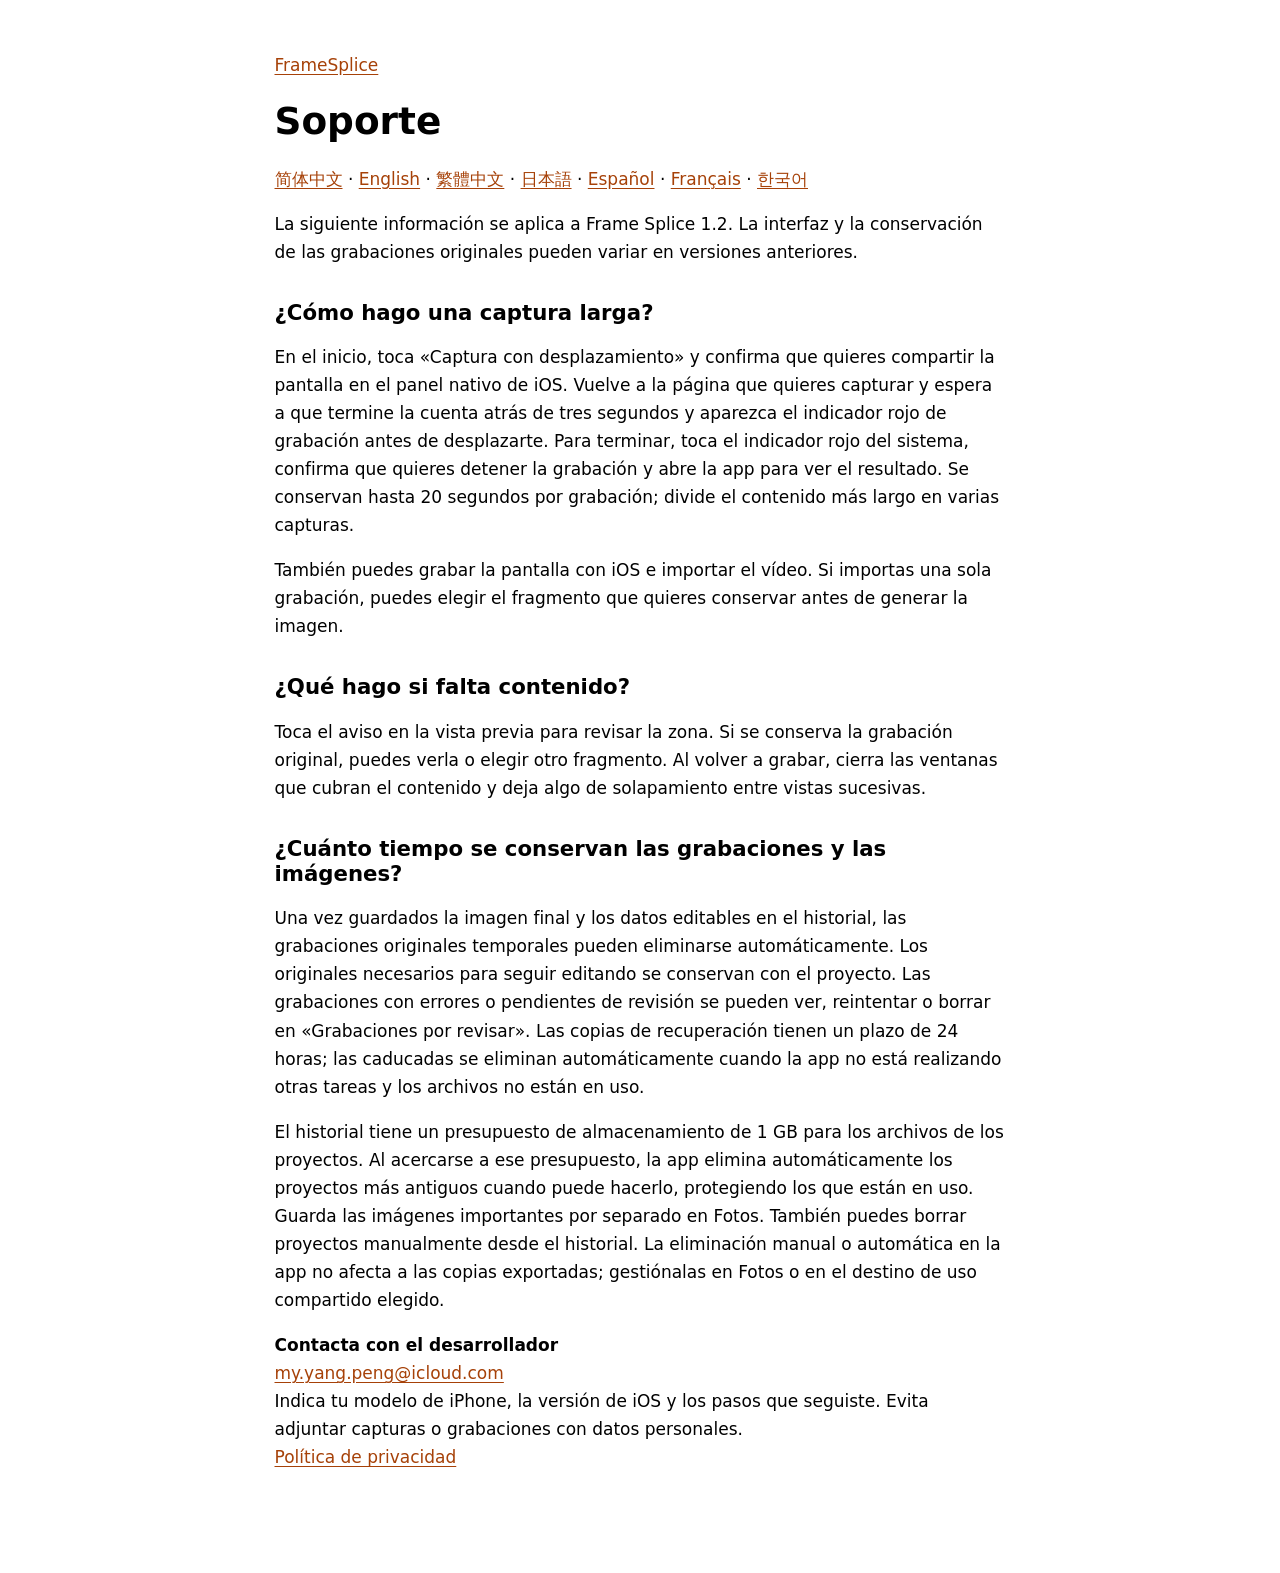
<file: support-es.html>
<!doctype html>
<html lang="es">
<head>
  <meta charset="utf-8">
  <meta name="viewport" content="width=device-width,initial-scale=1">
  <title>FrameSplice — Soporte</title>
  <link rel="stylesheet" href="style.css">
</head>
<body>
<main>
  <a href="index.html">FrameSplice</a>
  <h1>Soporte</h1>
  <nav><a href="support.html" hreflang="zh-Hans" lang="zh-Hans">简体中文</a> · <a href="support-en.html" hreflang="en" lang="en">English</a> · <a href="support-zh-Hant.html" hreflang="zh-Hant" lang="zh-Hant">繁體中文</a> · <a href="support-ja.html" hreflang="ja" lang="ja">日本語</a> · <a href="support-es.html" hreflang="es" lang="es" aria-current="page">Español</a> · <a href="support-fr.html" hreflang="fr" lang="fr">Français</a> · <a href="support-ko.html" hreflang="ko" lang="ko">한국어</a></nav>
<p>La siguiente información se aplica a Frame Splice 1.2. La interfaz y la conservación de las grabaciones originales pueden variar en versiones anteriores.</p>
  <h2>¿Cómo hago una captura larga?</h2>
  <p>En el inicio, toca «Captura con desplazamiento» y confirma que quieres compartir la pantalla en el panel nativo de iOS. Vuelve a la página que quieres capturar y espera a que termine la cuenta atrás de tres segundos y aparezca el indicador rojo de grabación antes de desplazarte. Para terminar, toca el indicador rojo del sistema, confirma que quieres detener la grabación y abre la app para ver el resultado. Se conservan hasta 20 segundos por grabación; divide el contenido más largo en varias capturas.</p>
<p>También puedes grabar la pantalla con iOS e importar el vídeo. Si importas una sola grabación, puedes elegir el fragmento que quieres conservar antes de generar la imagen.</p>
  <h2>¿Qué hago si falta contenido?</h2>
  <p>Toca el aviso en la vista previa para revisar la zona. Si se conserva la grabación original, puedes verla o elegir otro fragmento. Al volver a grabar, cierra las ventanas que cubran el contenido y deja algo de solapamiento entre vistas sucesivas.</p>
  <h2>¿Cuánto tiempo se conservan las grabaciones y las imágenes?</h2>
<p>Una vez guardados la imagen final y los datos editables en el historial, las grabaciones originales temporales pueden eliminarse automáticamente. Los originales necesarios para seguir editando se conservan con el proyecto. Las grabaciones con errores o pendientes de revisión se pueden ver, reintentar o borrar en «Grabaciones por revisar». Las copias de recuperación tienen un plazo de 24 horas; las caducadas se eliminan automáticamente cuando la app no está realizando otras tareas y los archivos no están en uso.</p>
<p>El historial tiene un presupuesto de almacenamiento de 1 GB para los archivos de los proyectos. Al acercarse a ese presupuesto, la app elimina automáticamente los proyectos más antiguos cuando puede hacerlo, protegiendo los que están en uso. Guarda las imágenes importantes por separado en Fotos. También puedes borrar proyectos manualmente desde el historial. La eliminación manual o automática en la app no afecta a las copias exportadas; gestiónalas en Fotos o en el destino de uso compartido elegido.</p>
<p><strong>Contacta con el desarrollador</strong><br><a href="mailto:my.yang.peng@icloud.com?subject=FrameSplice%20Support">my.yang.peng@icloud.com</a><br>Indica tu modelo de iPhone, la versión de iOS y los pasos que seguiste. Evita adjuntar capturas o grabaciones con datos personales.<br><a href="privacy-es.html">Política de privacidad</a></p>
</main>
</body>
</html>
</file>
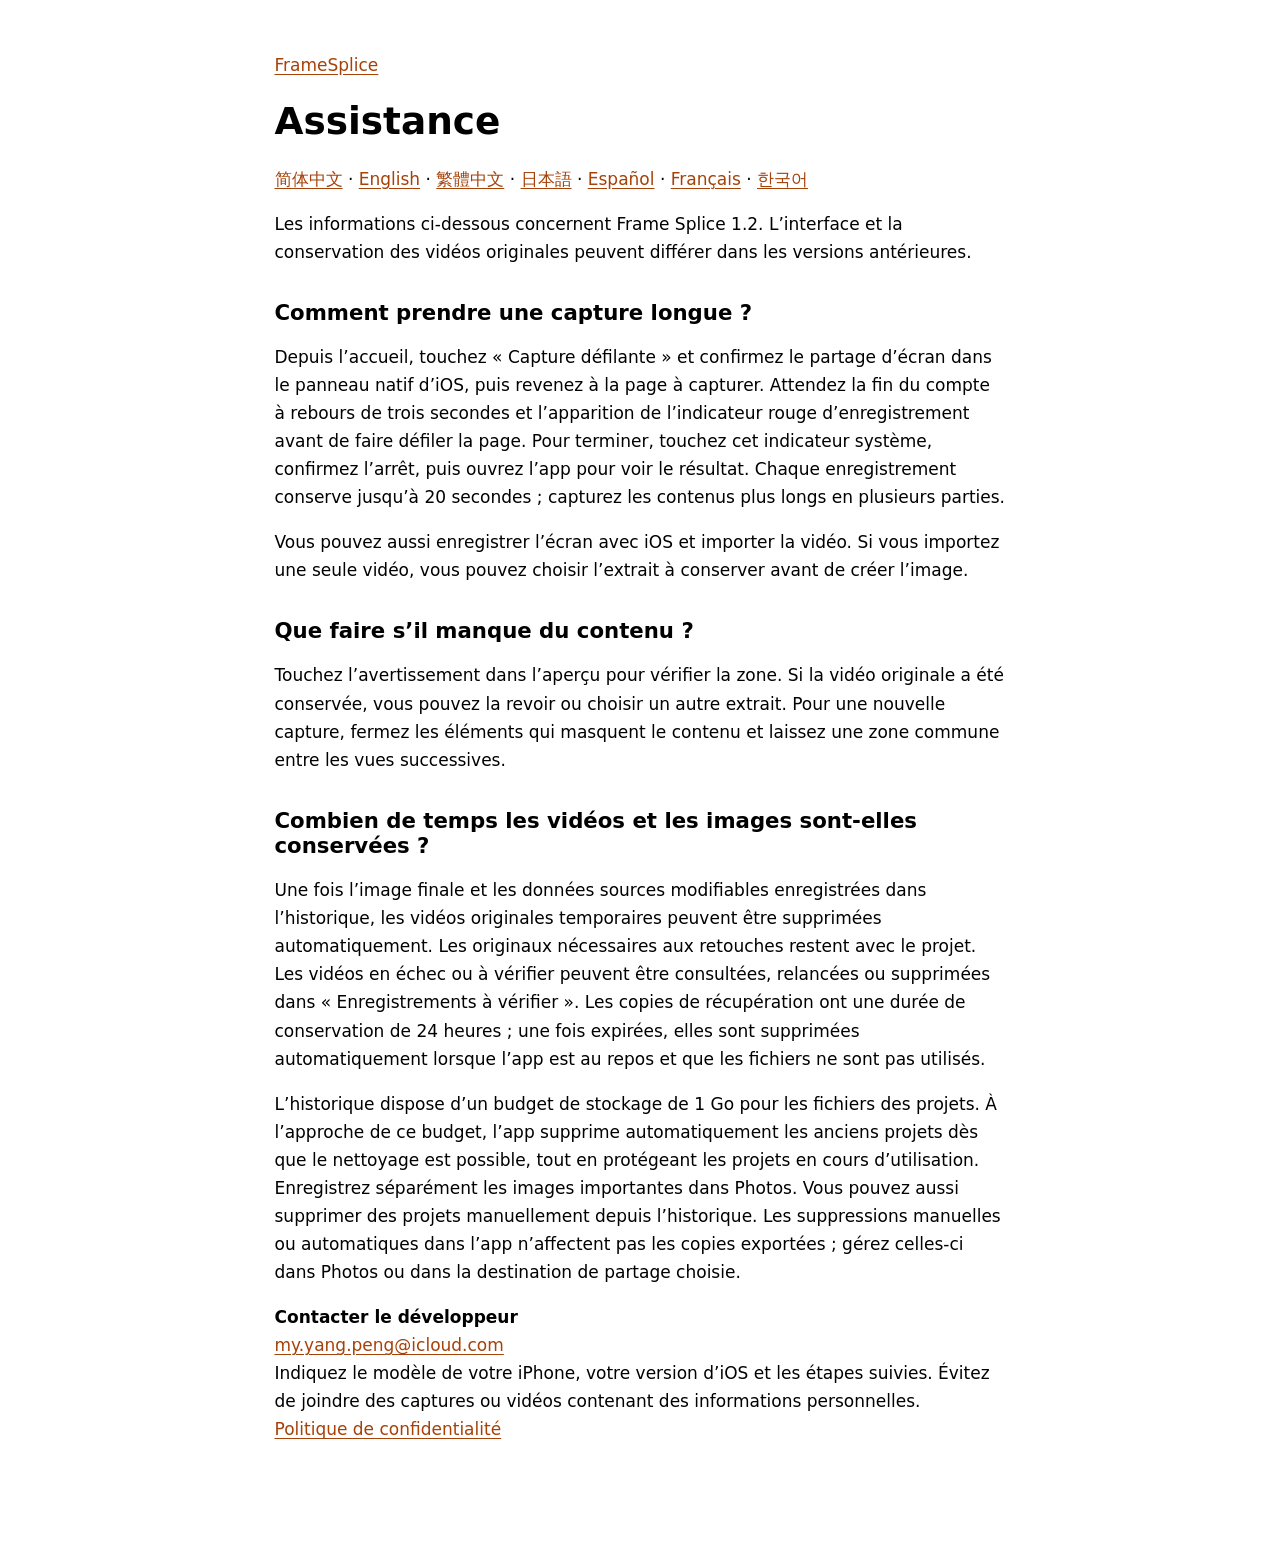
<file: support-fr.html>
<!doctype html>
<html lang="fr">
<head>
  <meta charset="utf-8">
  <meta name="viewport" content="width=device-width,initial-scale=1">
  <title>FrameSplice — Assistance</title>
  <link rel="stylesheet" href="style.css">
</head>
<body>
<main>
  <a href="index.html">FrameSplice</a>
  <h1>Assistance</h1>
  <nav><a href="support.html" hreflang="zh-Hans" lang="zh-Hans">简体中文</a> · <a href="support-en.html" hreflang="en" lang="en">English</a> · <a href="support-zh-Hant.html" hreflang="zh-Hant" lang="zh-Hant">繁體中文</a> · <a href="support-ja.html" hreflang="ja" lang="ja">日本語</a> · <a href="support-es.html" hreflang="es" lang="es">Español</a> · <a href="support-fr.html" hreflang="fr" lang="fr" aria-current="page">Français</a> · <a href="support-ko.html" hreflang="ko" lang="ko">한국어</a></nav>
<p>Les informations ci-dessous concernent Frame Splice 1.2. L’interface et la conservation des vidéos originales peuvent différer dans les versions antérieures.</p>
  <h2>Comment prendre une capture longue ?</h2>
  <p>Depuis l’accueil, touchez « Capture défilante » et confirmez le partage d’écran dans le panneau natif d’iOS, puis revenez à la page à capturer. Attendez la fin du compte à rebours de trois secondes et l’apparition de l’indicateur rouge d’enregistrement avant de faire défiler la page. Pour terminer, touchez cet indicateur système, confirmez l’arrêt, puis ouvrez l’app pour voir le résultat. Chaque enregistrement conserve jusqu’à 20 secondes ; capturez les contenus plus longs en plusieurs parties.</p>
<p>Vous pouvez aussi enregistrer l’écran avec iOS et importer la vidéo. Si vous importez une seule vidéo, vous pouvez choisir l’extrait à conserver avant de créer l’image.</p>
  <h2>Que faire s’il manque du contenu ?</h2>
  <p>Touchez l’avertissement dans l’aperçu pour vérifier la zone. Si la vidéo originale a été conservée, vous pouvez la revoir ou choisir un autre extrait. Pour une nouvelle capture, fermez les éléments qui masquent le contenu et laissez une zone commune entre les vues successives.</p>
  <h2>Combien de temps les vidéos et les images sont-elles conservées ?</h2>
<p>Une fois l’image finale et les données sources modifiables enregistrées dans l’historique, les vidéos originales temporaires peuvent être supprimées automatiquement. Les originaux nécessaires aux retouches restent avec le projet. Les vidéos en échec ou à vérifier peuvent être consultées, relancées ou supprimées dans « Enregistrements à vérifier ». Les copies de récupération ont une durée de conservation de 24 heures ; une fois expirées, elles sont supprimées automatiquement lorsque l’app est au repos et que les fichiers ne sont pas utilisés.</p>
<p>L’historique dispose d’un budget de stockage de 1 Go pour les fichiers des projets. À l’approche de ce budget, l’app supprime automatiquement les anciens projets dès que le nettoyage est possible, tout en protégeant les projets en cours d’utilisation. Enregistrez séparément les images importantes dans Photos. Vous pouvez aussi supprimer des projets manuellement depuis l’historique. Les suppressions manuelles ou automatiques dans l’app n’affectent pas les copies exportées ; gérez celles-ci dans Photos ou dans la destination de partage choisie.</p>
<p><strong>Contacter le développeur</strong><br><a href="mailto:my.yang.peng@icloud.com?subject=FrameSplice%20Support">my.yang.peng@icloud.com</a><br>Indiquez le modèle de votre iPhone, votre version d’iOS et les étapes suivies. Évitez de joindre des captures ou vidéos contenant des informations personnelles.<br><a href="privacy-fr.html">Politique de confidentialité</a></p>
</main>
</body>
</html>
</file>
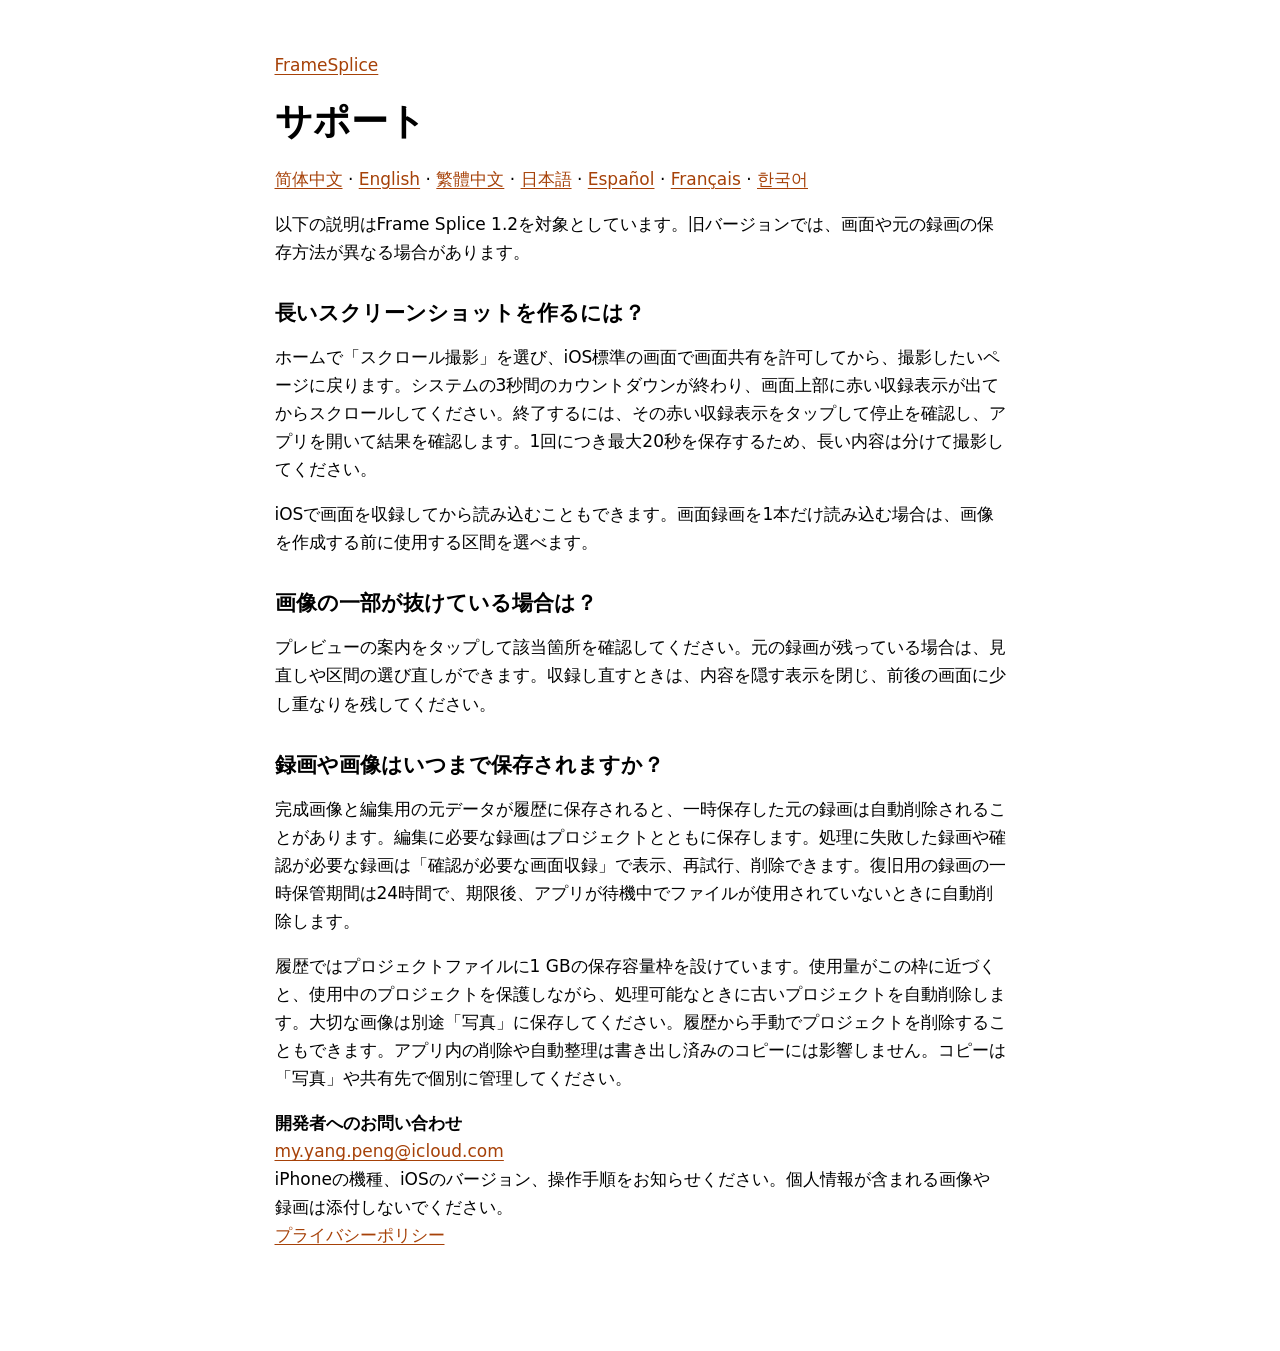
<file: support-ja.html>
<!doctype html>
<html lang="ja">
<head>
  <meta charset="utf-8">
  <meta name="viewport" content="width=device-width,initial-scale=1">
  <title>FrameSplice — サポート</title>
  <link rel="stylesheet" href="style.css">
</head>
<body>
<main>
  <a href="index.html">FrameSplice</a>
  <h1>サポート</h1>
  <nav><a href="support.html" hreflang="zh-Hans" lang="zh-Hans">简体中文</a> · <a href="support-en.html" hreflang="en" lang="en">English</a> · <a href="support-zh-Hant.html" hreflang="zh-Hant" lang="zh-Hant">繁體中文</a> · <a href="support-ja.html" hreflang="ja" lang="ja" aria-current="page">日本語</a> · <a href="support-es.html" hreflang="es" lang="es">Español</a> · <a href="support-fr.html" hreflang="fr" lang="fr">Français</a> · <a href="support-ko.html" hreflang="ko" lang="ko">한국어</a></nav>
<p>以下の説明はFrame Splice 1.2を対象としています。旧バージョンでは、画面や元の録画の保存方法が異なる場合があります。</p>
  <h2>長いスクリーンショットを作るには？</h2>
  <p>ホームで「スクロール撮影」を選び、iOS標準の画面で画面共有を許可してから、撮影したいページに戻ります。システムの3秒間のカウントダウンが終わり、画面上部に赤い収録表示が出てからスクロールしてください。終了するには、その赤い収録表示をタップして停止を確認し、アプリを開いて結果を確認します。1回につき最大20秒を保存するため、長い内容は分けて撮影してください。</p>
<p>iOSで画面を収録してから読み込むこともできます。画面録画を1本だけ読み込む場合は、画像を作成する前に使用する区間を選べます。</p>
  <h2>画像の一部が抜けている場合は？</h2>
  <p>プレビューの案内をタップして該当箇所を確認してください。元の録画が残っている場合は、見直しや区間の選び直しができます。収録し直すときは、内容を隠す表示を閉じ、前後の画面に少し重なりを残してください。</p>
  <h2>録画や画像はいつまで保存されますか？</h2>
<p>完成画像と編集用の元データが履歴に保存されると、一時保存した元の録画は自動削除されることがあります。編集に必要な録画はプロジェクトとともに保存します。処理に失敗した録画や確認が必要な録画は「確認が必要な画面収録」で表示、再試行、削除できます。復旧用の録画の一時保管期間は24時間で、期限後、アプリが待機中でファイルが使用されていないときに自動削除します。</p>
<p>履歴ではプロジェクトファイルに1 GBの保存容量枠を設けています。使用量がこの枠に近づくと、使用中のプロジェクトを保護しながら、処理可能なときに古いプロジェクトを自動削除します。大切な画像は別途「写真」に保存してください。履歴から手動でプロジェクトを削除することもできます。アプリ内の削除や自動整理は書き出し済みのコピーには影響しません。コピーは「写真」や共有先で個別に管理してください。</p>
<p><strong>開発者へのお問い合わせ</strong><br><a href="mailto:my.yang.peng@icloud.com?subject=FrameSplice%20Support">my.yang.peng@icloud.com</a><br>iPhoneの機種、iOSのバージョン、操作手順をお知らせください。個人情報が含まれる画像や録画は添付しないでください。<br><a href="privacy-ja.html">プライバシーポリシー</a></p>
</main>
</body>
</html>
</file>
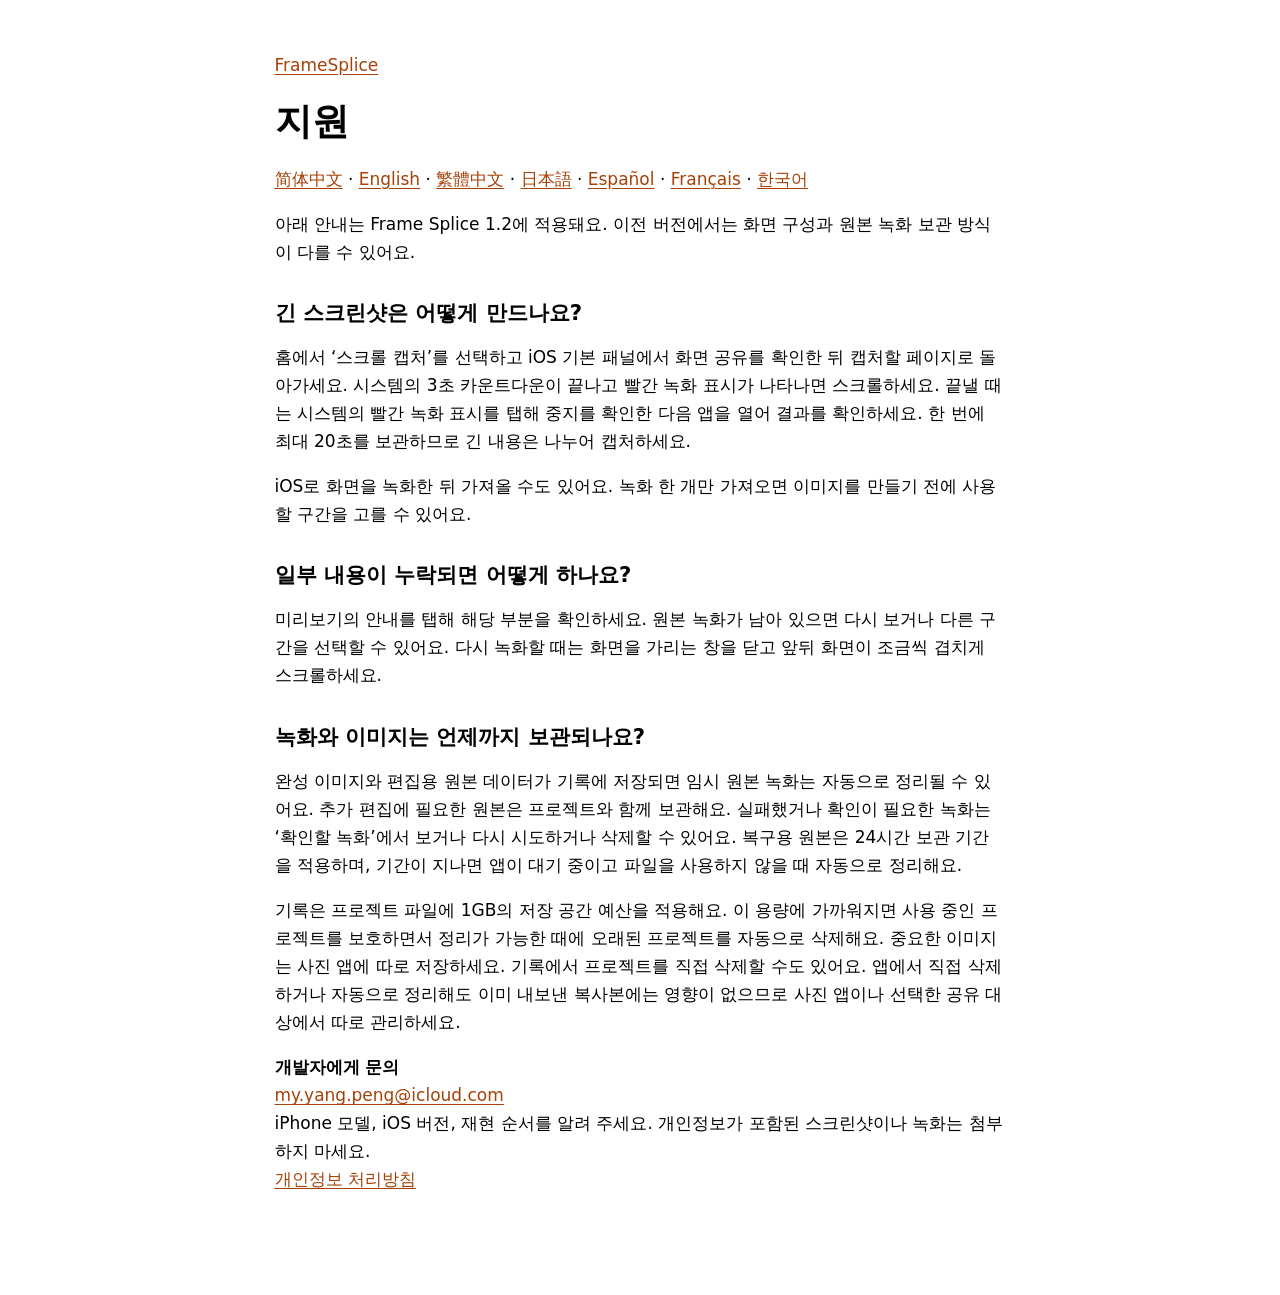
<file: support-ko.html>
<!doctype html>
<html lang="ko">
<head>
  <meta charset="utf-8">
  <meta name="viewport" content="width=device-width,initial-scale=1">
  <title>FrameSplice — 지원</title>
  <link rel="stylesheet" href="style.css">
</head>
<body>
<main>
  <a href="index.html">FrameSplice</a>
  <h1>지원</h1>
  <nav><a href="support.html" hreflang="zh-Hans" lang="zh-Hans">简体中文</a> · <a href="support-en.html" hreflang="en" lang="en">English</a> · <a href="support-zh-Hant.html" hreflang="zh-Hant" lang="zh-Hant">繁體中文</a> · <a href="support-ja.html" hreflang="ja" lang="ja">日本語</a> · <a href="support-es.html" hreflang="es" lang="es">Español</a> · <a href="support-fr.html" hreflang="fr" lang="fr">Français</a> · <a href="support-ko.html" hreflang="ko" lang="ko" aria-current="page">한국어</a></nav>
<p>아래 안내는 Frame Splice 1.2에 적용돼요. 이전 버전에서는 화면 구성과 원본 녹화 보관 방식이 다를 수 있어요.</p>
  <h2>긴 스크린샷은 어떻게 만드나요?</h2>
  <p>홈에서 ‘스크롤 캡처’를 선택하고 iOS 기본 패널에서 화면 공유를 확인한 뒤 캡처할 페이지로 돌아가세요. 시스템의 3초 카운트다운이 끝나고 빨간 녹화 표시가 나타나면 스크롤하세요. 끝낼 때는 시스템의 빨간 녹화 표시를 탭해 중지를 확인한 다음 앱을 열어 결과를 확인하세요. 한 번에 최대 20초를 보관하므로 긴 내용은 나누어 캡처하세요.</p>
<p>iOS로 화면을 녹화한 뒤 가져올 수도 있어요. 녹화 한 개만 가져오면 이미지를 만들기 전에 사용할 구간을 고를 수 있어요.</p>
  <h2>일부 내용이 누락되면 어떻게 하나요?</h2>
  <p>미리보기의 안내를 탭해 해당 부분을 확인하세요. 원본 녹화가 남아 있으면 다시 보거나 다른 구간을 선택할 수 있어요. 다시 녹화할 때는 화면을 가리는 창을 닫고 앞뒤 화면이 조금씩 겹치게 스크롤하세요.</p>
  <h2>녹화와 이미지는 언제까지 보관되나요?</h2>
<p>완성 이미지와 편집용 원본 데이터가 기록에 저장되면 임시 원본 녹화는 자동으로 정리될 수 있어요. 추가 편집에 필요한 원본은 프로젝트와 함께 보관해요. 실패했거나 확인이 필요한 녹화는 ‘확인할 녹화’에서 보거나 다시 시도하거나 삭제할 수 있어요. 복구용 원본은 24시간 보관 기간을 적용하며, 기간이 지나면 앱이 대기 중이고 파일을 사용하지 않을 때 자동으로 정리해요.</p>
<p>기록은 프로젝트 파일에 1GB의 저장 공간 예산을 적용해요. 이 용량에 가까워지면 사용 중인 프로젝트를 보호하면서 정리가 가능한 때에 오래된 프로젝트를 자동으로 삭제해요. 중요한 이미지는 사진 앱에 따로 저장하세요. 기록에서 프로젝트를 직접 삭제할 수도 있어요. 앱에서 직접 삭제하거나 자동으로 정리해도 이미 내보낸 복사본에는 영향이 없으므로 사진 앱이나 선택한 공유 대상에서 따로 관리하세요.</p>
<p><strong>개발자에게 문의</strong><br><a href="mailto:my.yang.peng@icloud.com?subject=FrameSplice%20Support">my.yang.peng@icloud.com</a><br>iPhone 모델, iOS 버전, 재현 순서를 알려 주세요. 개인정보가 포함된 스크린샷이나 녹화는 첨부하지 마세요.<br><a href="privacy-ko.html">개인정보 처리방침</a></p>
</main>
</body>
</html>
</file>
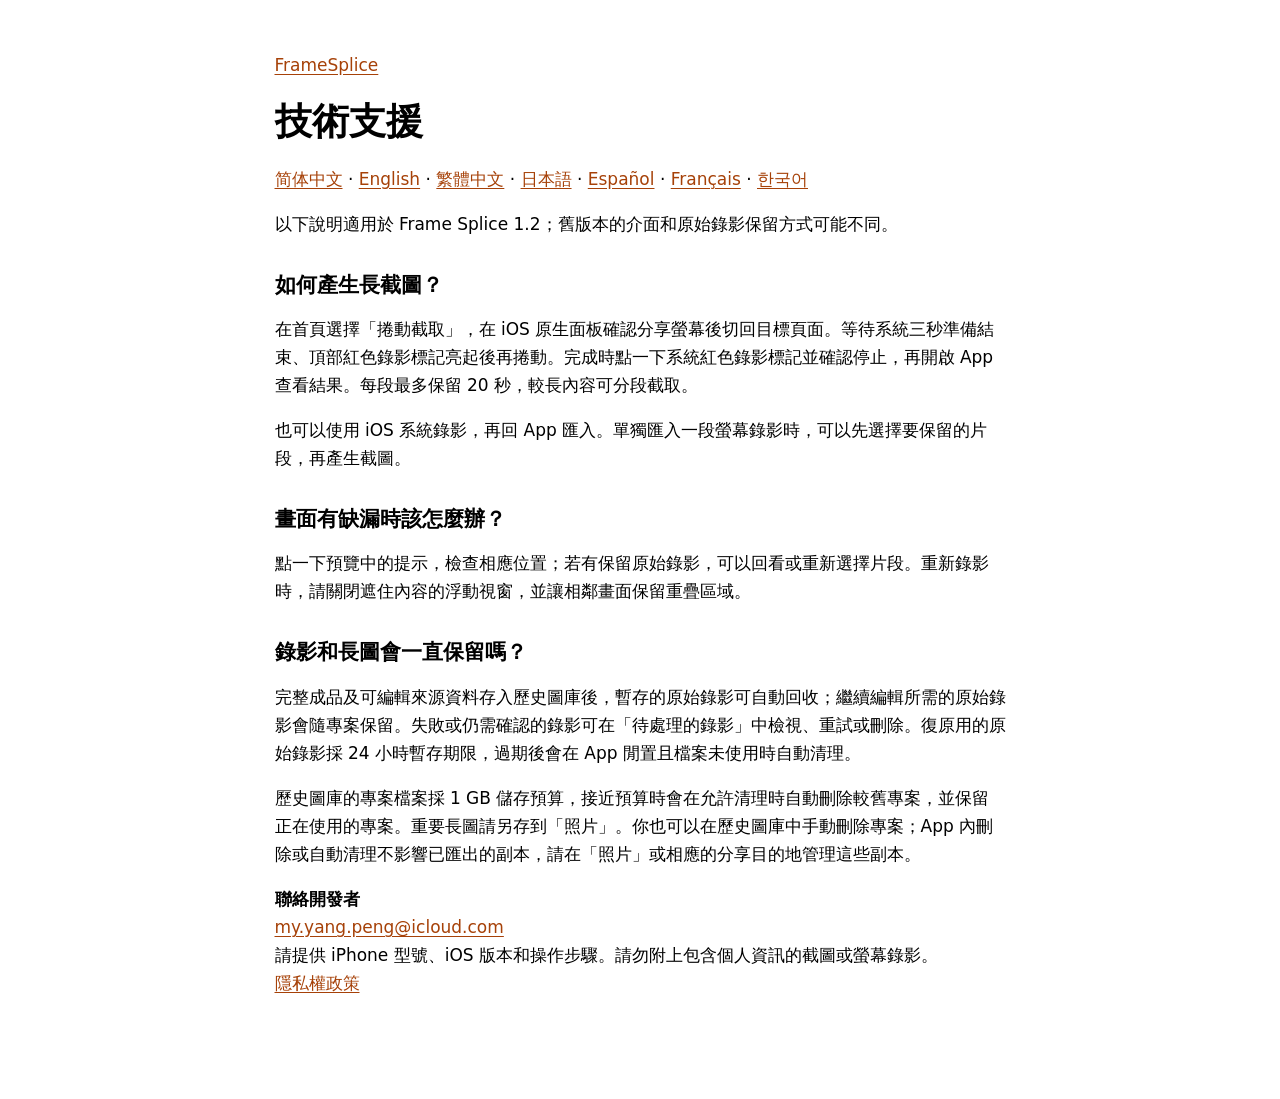
<file: support-zh-Hant.html>
<!doctype html>
<html lang="zh-Hant">
<head>
  <meta charset="utf-8">
  <meta name="viewport" content="width=device-width,initial-scale=1">
  <title>FrameSplice — 技術支援</title>
  <link rel="stylesheet" href="style.css">
</head>
<body>
<main>
  <a href="index.html">FrameSplice</a>
  <h1>技術支援</h1>
  <nav><a href="support.html" hreflang="zh-Hans" lang="zh-Hans">简体中文</a> · <a href="support-en.html" hreflang="en" lang="en">English</a> · <a href="support-zh-Hant.html" hreflang="zh-Hant" lang="zh-Hant" aria-current="page">繁體中文</a> · <a href="support-ja.html" hreflang="ja" lang="ja">日本語</a> · <a href="support-es.html" hreflang="es" lang="es">Español</a> · <a href="support-fr.html" hreflang="fr" lang="fr">Français</a> · <a href="support-ko.html" hreflang="ko" lang="ko">한국어</a></nav>
<p>以下說明適用於 Frame Splice 1.2；舊版本的介面和原始錄影保留方式可能不同。</p>
  <h2>如何產生長截圖？</h2>
  <p>在首頁選擇「捲動截取」，在 iOS 原生面板確認分享螢幕後切回目標頁面。等待系統三秒準備結束、頂部紅色錄影標記亮起後再捲動。完成時點一下系統紅色錄影標記並確認停止，再開啟 App 查看結果。每段最多保留 20 秒，較長內容可分段截取。</p>
<p>也可以使用 iOS 系統錄影，再回 App 匯入。單獨匯入一段螢幕錄影時，可以先選擇要保留的片段，再產生截圖。</p>
  <h2>畫面有缺漏時該怎麼辦？</h2>
  <p>點一下預覽中的提示，檢查相應位置；若有保留原始錄影，可以回看或重新選擇片段。重新錄影時，請關閉遮住內容的浮動視窗，並讓相鄰畫面保留重疊區域。</p>
  <h2>錄影和長圖會一直保留嗎？</h2>
<p>完整成品及可編輯來源資料存入歷史圖庫後，暫存的原始錄影可自動回收；繼續編輯所需的原始錄影會隨專案保留。失敗或仍需確認的錄影可在「待處理的錄影」中檢視、重試或刪除。復原用的原始錄影採 24 小時暫存期限，過期後會在 App 閒置且檔案未使用時自動清理。</p>
<p>歷史圖庫的專案檔案採 1 GB 儲存預算，接近預算時會在允許清理時自動刪除較舊專案，並保留正在使用的專案。重要長圖請另存到「照片」。你也可以在歷史圖庫中手動刪除專案；App 內刪除或自動清理不影響已匯出的副本，請在「照片」或相應的分享目的地管理這些副本。</p>
<p><strong>聯絡開發者</strong><br><a href="mailto:my.yang.peng@icloud.com?subject=FrameSplice%20Support">my.yang.peng@icloud.com</a><br>請提供 iPhone 型號、iOS 版本和操作步驟。請勿附上包含個人資訊的截圖或螢幕錄影。<br><a href="privacy-zh-Hant.html">隱私權政策</a></p>
</main>
</body>
</html>
</file>
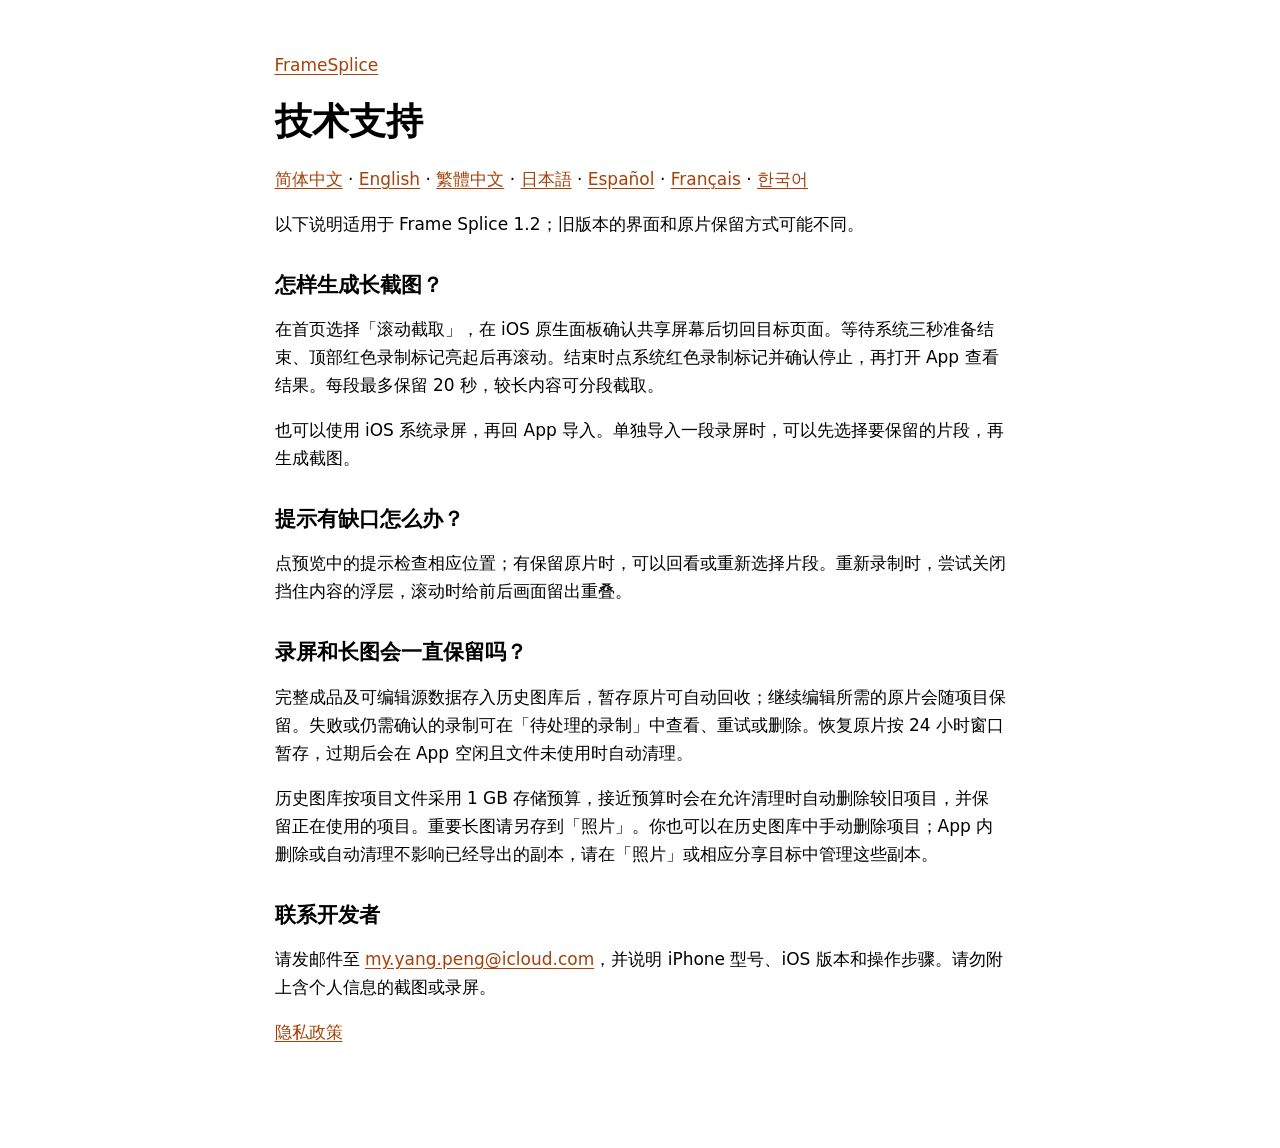
<file: support.html>
<!doctype html><html lang="zh-Hans"><head><meta charset="utf-8"><meta name="viewport" content="width=device-width,initial-scale=1"><title>FrameSplice 技术支持</title><link rel="stylesheet" href="style.css"></head><body><main><a href="index.html">FrameSplice</a><h1>技术支持</h1>
<nav><a href="support.html" hreflang="zh-Hans" lang="zh-Hans" aria-current="page">简体中文</a> · <a href="support-en.html" hreflang="en" lang="en">English</a> · <a href="support-zh-Hant.html" hreflang="zh-Hant" lang="zh-Hant">繁體中文</a> · <a href="support-ja.html" hreflang="ja" lang="ja">日本語</a> · <a href="support-es.html" hreflang="es" lang="es">Español</a> · <a href="support-fr.html" hreflang="fr" lang="fr">Français</a> · <a href="support-ko.html" hreflang="ko" lang="ko">한국어</a></nav>
<p>以下说明适用于 Frame Splice 1.2；旧版本的界面和原片保留方式可能不同。</p>
<h2>怎样生成长截图？</h2><p>在首页选择「滚动截取」，在 iOS 原生面板确认共享屏幕后切回目标页面。等待系统三秒准备结束、顶部红色录制标记亮起后再滚动。结束时点系统红色录制标记并确认停止，再打开 App 查看结果。每段最多保留 20 秒，较长内容可分段截取。</p>
<p>也可以使用 iOS 系统录屏，再回 App 导入。单独导入一段录屏时，可以先选择要保留的片段，再生成截图。</p>
<h2>提示有缺口怎么办？</h2><p>点预览中的提示检查相应位置；有保留原片时，可以回看或重新选择片段。重新录制时，尝试关闭挡住内容的浮层，滚动时给前后画面留出重叠。</p>
<h2>录屏和长图会一直保留吗？</h2>
<p>完整成品及可编辑源数据存入历史图库后，暂存原片可自动回收；继续编辑所需的原片会随项目保留。失败或仍需确认的录制可在「待处理的录制」中查看、重试或删除。恢复原片按 24 小时窗口暂存，过期后会在 App 空闲且文件未使用时自动清理。</p>
<p>历史图库按项目文件采用 1 GB 存储预算，接近预算时会在允许清理时自动删除较旧项目，并保留正在使用的项目。重要长图请另存到「照片」。你也可以在历史图库中手动删除项目；App 内删除或自动清理不影响已经导出的副本，请在「照片」或相应分享目标中管理这些副本。</p>
<h2>联系开发者</h2><p>请发邮件至 <a href="mailto:my.yang.peng@icloud.com?subject=FrameSplice%20Support">my.yang.peng@icloud.com</a>，并说明 iPhone 型号、iOS 版本和操作步骤。请勿附上含个人信息的截图或录屏。</p>
<p><a href="privacy.html">隐私政策</a></p></main></body></html>
</file>
<file: style.css>
:root{color-scheme:light dark;font:17px/1.65 system-ui,sans-serif}body{margin:0}main{max-width:43rem;margin:auto;padding:3rem 1.5rem 5rem}h1,h2{line-height:1.2}h1{margin:1.2rem 0;font-size:2.2rem}h2{font-size:1.25rem;margin-top:2rem}a{color:#a64108;text-underline-offset:3px}@media(prefers-color-scheme:dark){a{color:#ffab70}}
</file>
